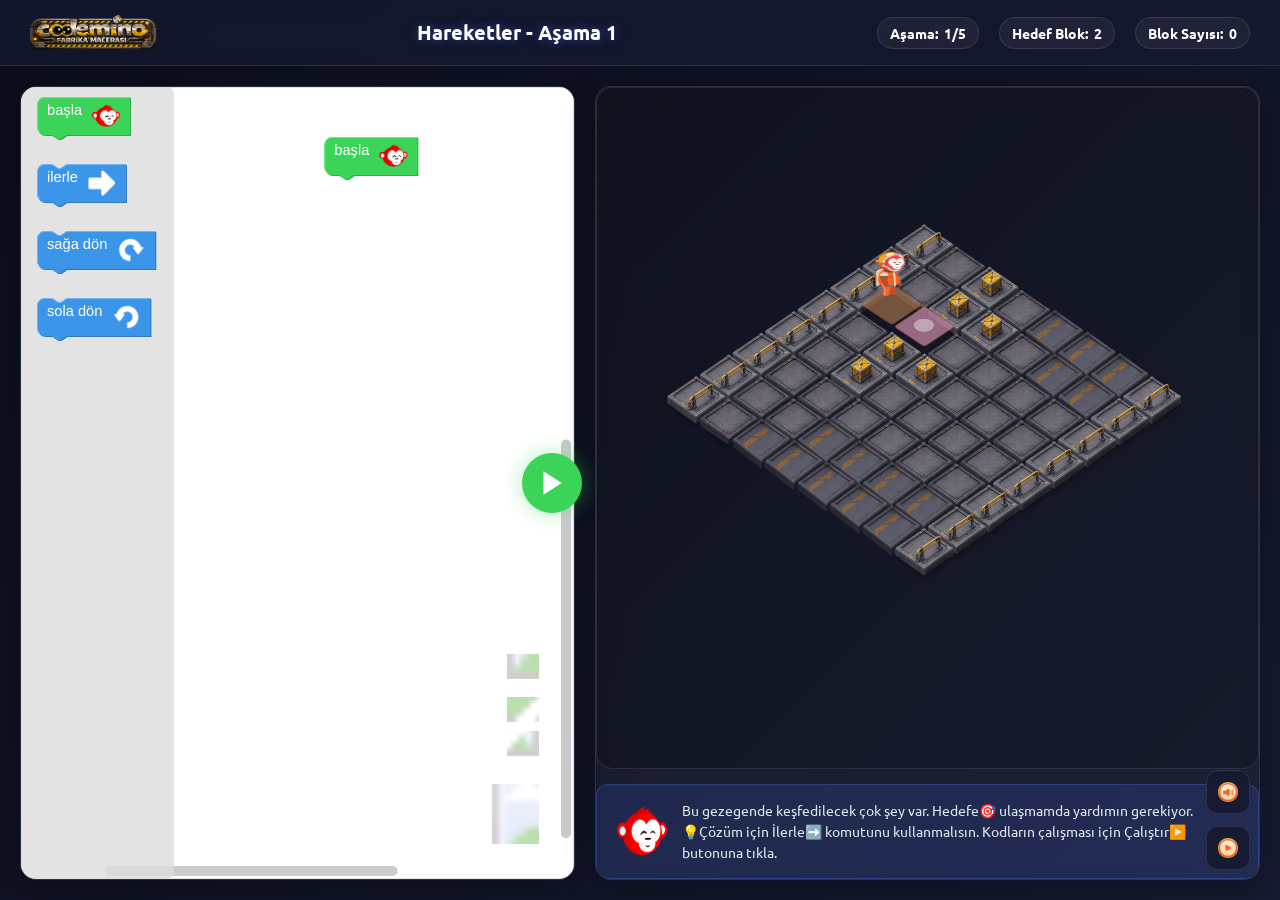
<file: index.html>
<!DOCTYPE html>
<html lang="tr">
<head>
  <meta charset="utf-8">
  <title>CodeMino - Standalone Game</title>
  <meta name="viewport" content="width=device-width, initial-scale=1.0"/>
  <script>
    /* Dinamik Base URL / Path Çözümleyici (<base> tag entegrasyonu) */
    (function() {
      var baseUrl = window.CODEMINO_BASE_URL || (window.parent && window.parent.CODEMINO_BASE_URL);
      if (!baseUrl) {
        if (window.location.hostname === 'localhost' || window.location.hostname === '127.0.0.1') {
          baseUrl = window.location.origin + window.location.pathname.substring(0, window.location.pathname.lastIndexOf('/') + 1);
        } else {
          baseUrl = 'https://erhan3861.github.io/standalone_mino/';
        }
      }
      if (baseUrl && !baseUrl.endsWith('/')) {
        baseUrl += '/';
      }
      var base = document.createElement('base');
      base.href = baseUrl;
      document.head.appendChild(base);
      window.CODEMINO_BASE_URL = baseUrl;
    })();
  </script>
  <link rel="stylesheet" href="css/codemino_standalone.css">
</head>

<body>
  <!-- Loading preloader -->
  <div class="spinner-wrapper" id="preloader">
    <div class="spinner">
      <div class="rect1"></div>
      <div class="rect2"></div>
      <div class="rect3"></div>
      <div class="rect4"></div>
      <div class="rect5"></div>
    </div>
  </div>

  <header>
    <div class="logo-area">
      <img src="images/logo3.png" alt="CodeMino Logo">
    </div>
    <div class="level-title" id="lblLevelTitle">Seviye Yükleniyor...</div>
    <div class="stats-area">
      <div class="stat-badge">
        <span>Aşama:</span>
        <span id="lblLevelProgress">1/5</span>
      </div>
      <div class="stat-badge">
        <span>Hedef Blok:</span>
        <span id="lblTargetBlocks">0</span>
      </div>
      <div class="stat-badge">
        <span>Blok Sayısı:</span>
        <span id="lblCurrentBlocks">0</span>
      </div>
    </div>
  </header>

  <div class="game-container">
    <!-- Blockly Workspace Panel -->
    <div class="panel" id="leftSide">
      <div id="blocklyDiv"></div>
    </div>

    <!-- Run Code Button -->
    <div class="run-btn-container">
      <button class="btn-circle" id="btRunCode" onclick="handleRunClick()">
        <svg width="24" height="24" viewBox="0 0 24 24" fill="none" stroke="currentColor" stroke-width="3" id="iconRun">
          <polygon points="5,3 19,12 5,21" fill="currentColor"/>
        </svg>
        <svg width="24" height="24" viewBox="0 0 24 24" fill="none" stroke="currentColor" stroke-width="3" id="iconReset" style="display:none;">
          <path d="M21.5 2v6h-6M21.34 15.57a10 10 0 1 1-.57-8.38l5.67-5.67"/>
        </svg>
      </button>
    </div>

    <!-- Canvas and Info Panel -->
    <div class="panel" id="rightSide">
      <div id="divOuterGameArea">
        <div id="divGameArea"></div>
      </div>

      <div class="info-card">
        <img class="info-avatar" src="images/monkey.png" alt="Mino">
        <div class="info-text" id="messageInfoBody">Talimatlar yükleniyor...</div>
      </div>
    </div>

    <!-- Float controls (sound, speed) -->
    <div class="side-controls">
      <button class="control-btn" id="btnSound" onclick="toggleSound()" title="Sesi Aç/Kapat">
        <img id="imgSound" src="images/soundon.png" alt="Sound On">
      </button>
      <button class="control-btn" id="btnSpeed" onclick="toggleSpeed()" title="Oyun Hızı">
        <img id="imgSpeed" src="images/speed1.png" alt="Speed 1x">
      </button>
    </div>
  </div>

  <!-- Win Modal -->
  <div class="modal-overlay" id="modalSuccess">
    <div class="modal-card">
      <h2 class="modal-title success">Tebrikler!</h2>
      <div class="modal-stars">
        <span class="modal-star" id="star1">★</span>
        <span class="modal-star" id="star2">★</span>
        <span class="modal-star" id="star3">★</span>
      </div>
      <p class="modal-msg" id="modalSuccessMsg">Harika bir iş çıkardın! Mino'yu hedefine ulaştırdın.</p>
      <div class="modal-actions">
        <button class="modal-btn secondary" onclick="closeModal('modalSuccess'); restartGame();">Tekrar Oyna</button>
        <button class="modal-btn primary" onclick="goToNextLevel()">Sonraki Aşama</button>
      </div>
    </div>
  </div>

  <!-- Lose Modal -->
  <div class="modal-overlay" id="modalError">
    <div class="modal-card">
      <h2 class="modal-title error">Olmadı!</h2>
      <p class="modal-msg" id="modalErrorMsg">Mino hedefine ulaşamadı veya engellere çarptı. Kodlarını kontrol edip tekrar dene.</p>
      <div class="modal-actions">
        <button class="modal-btn primary" onclick="closeModal('modalError'); restartGame();">Hadi Tekrar Dene</button>
      </div>
    </div>
  </div>

  <!-- All Levels Completed Modal -->
  <div class="modal-overlay" id="modalCompletion">
    <div class="modal-card">
      <h2 class="modal-title success">🎉 Tüm Seviyeleri Tamamladın!</h2>
      <p class="modal-msg">Harika bir performans gösterdin! Tüm aşamaları başarıyla geçtin. Kodlama süper gücün artıyor! 🚀</p>
      <div class="modal-actions">
        <button class="modal-btn primary" onclick="location.reload();">Baştan Oyna</button>
      </div>
    </div>
  </div>

  <!-- Toolbox XML definition -->
  <xml xmlns="https://www.w3.org/1999/xhtml" id="toolbox" style="display: none;">
    <block type="start"></block>
    <block type="walk"></block>
    <block type="turn_right"></block>
    <block type="turn_left"></block>
    <block type="smash_stone"></block>
    <block type="collect_jewel"></block>
  </xml>

  <script>
    /* 5 ASAMALI SEVIYE DIZISI */
    const levels = [
      /* --- ASAMA 1 --- */
      {
        title: "Hareketler - Aşama 1",
        description: "Bu gezegende keşfedilecek çok şey var. Hedefe🎯 ulaşmamda yardımın gerekiyor. <br>💡Çözüm için İlerle➡️ komutunu kullanmalısın. Kodların çalışması için Çalıştır▶️ butonuna tıkla.",
        world: [
          [0,  0,  0,  0,  0,  0,  0,  0,  0,  0],
          [0, 13, 13, 13, 13, 13, 13, 13, 13,  0],
          [0,  1,  1,  1,  1,  1, 101,  1,  1,  0],
          [0, 14,  1,  1, 12, 12, 100, 12, 12,  0],
          [0, 14, 14,  1,  1, 12,   1, 12,  1,  0],
          [0, 14, 14,  1,  1,  1,   1,  1, 14,  0],
          [0, 14, 14,  1,  1,  1,   1, 14, 14,  0],
          [0, 14, 14,  1,  1,  1,   1, 14, 14,  0],
          [0, 13, 13, 13, 13, 13, 13, 13, 13,  0],
          [0,  0,  0,  0,  0,  0,  0,  0,  0,  0]
        ],
        playerPosition: { x: 6, y: 2 },
        destinationPosition: { x: 6, y: 3 },
        startDirection: "down",
        jewelnumber: 0,
        targetedBlockNumber: 2,
        allowedBlocks: ["start", "walk", "turn_right", "turn_left"],
        workspaceBlocks: '<xml xmlns="https://developers.google.com/blockly/xml"><block type="start" x="150" y="50"></block></xml>'
      },
      /* --- ASAMA 2 --- */
      {
        title: "Hareketler - Aşama 2",
        description: "Mino daha uzun bir yolculuğa çıkıyor! 🚀 Hedefe ulaşmak için birden fazla adım atman gerekiyor. <br>💡İlerle➡️ komutunu birkaç kez kullan.",
        world: [
          [0,  0,  0,  0,  0,  0,  0,  0,  0,  0],
          [0, 13, 13, 13, 13, 13, 13, 13, 13,  0],
          [0,  1,  1,  1, 101,  2,  2, 100,  1,  0],
          [0, 14,  1,  1, 12, 12, 12, 12, 12,  0],
          [0, 14, 14,  1,  1,  1,   1,  1,  1,  0],
          [0, 14, 14,  1,  1,  1,   1,  1, 14,  0],
          [0, 14, 14,  1,  1,  1,   1, 14, 14,  0],
          [0, 14, 14,  1,  1,  1,   1, 14, 14,  0],
          [0, 13, 13, 13, 13, 13, 13, 13, 13,  0],
          [0,  0,  0,  0,  0,  0,  0,  0,  0,  0]
        ],
        playerPosition: { x: 4, y: 2 },
        destinationPosition: { x: 7, y: 2 },
        startDirection: "right",
        jewelnumber: 0,
        targetedBlockNumber: 3,
        allowedBlocks: ["start", "walk", "turn_right", "turn_left"],
        workspaceBlocks: '<xml xmlns="https://developers.google.com/blockly/xml"><block type="start" x="150" y="50"></block></xml>'
      },
      /* --- ASAMA 3 --- */
      {
        title: "Hareketler - Aşama 3",
        description: "Bu sefer yolda bir viraj var! 🔄 Mino'yu önce ilerlet, sonra döndür ve tekrar ilerlet. <br>💡Sağa Dön↪️ komutunu da kullanman gerekecek.",
        world: [
          [0,  0,  0,  0,  0,  0,  0,  0,  0,  0],
          [0, 13, 13, 13, 13, 13, 13, 13, 13,  0],
          [0,  1,  1,  1,  1, 101,  1,  1,  1,  0],
          [0, 14,  1,  1, 12,   2, 12,  1, 12,  0],
          [0, 14, 14,  1,  1,   2,  1,  1,  1,  0],
          [0, 14, 14,  1,  1, 100,  1,  1, 14,  0],
          [0, 14, 14,  1,  1,  1,   1, 14, 14,  0],
          [0, 14, 14,  1,  1,  1,   1, 14, 14,  0],
          [0, 13, 13, 13, 13, 13, 13, 13, 13,  0],
          [0,  0,  0,  0,  0,  0,  0,  0,  0,  0]
        ],
        playerPosition: { x: 5, y: 2 },
        destinationPosition: { x: 5, y: 5 },
        startDirection: "down",
        jewelnumber: 0,
        targetedBlockNumber: 4,
        allowedBlocks: ["start", "walk", "turn_right", "turn_left"],
        workspaceBlocks: '<xml xmlns="https://developers.google.com/blockly/xml"><block type="start" x="150" y="50"></block></xml>'
      },
      /* --- ASAMA 4 --- */
      {
        title: "Hareketler - Aşama 4",
        description: "Yol giderek karmaşıklaşıyor! 🌀 Birden fazla dönüş yapman lazım. <br>💡Sağa Dön↪️ ve Sola Dön↩️ komutlarını dikkatli kullan.",
        world: [
          [0,  0,  0,  0,  0,  0,  0,  0,  0,  0],
          [0, 13, 13, 13, 13, 13, 13, 13, 13,  0],
          [0,  1,  1,  1, 101,  2,  1,  1,  1,  0],
          [0, 14,  1, 12, 12,   2, 12,  1, 12,  0],
          [0, 14, 14,  1,  1,   2, 100,  1,  1,  0],
          [0, 14, 14,  1,  1,  1,   1,  1, 14,  0],
          [0, 14, 14,  1,  1,  1,   1, 14, 14,  0],
          [0, 14, 14,  1,  1,  1,   1, 14, 14,  0],
          [0, 13, 13, 13, 13, 13, 13, 13, 13,  0],
          [0,  0,  0,  0,  0,  0,  0,  0,  0,  0]
        ],
        playerPosition: { x: 4, y: 2 },
        destinationPosition: { x: 6, y: 4 },
        startDirection: "right",
        jewelnumber: 0,
        targetedBlockNumber: 6,
        allowedBlocks: ["start", "walk", "turn_right", "turn_left"],
        workspaceBlocks: '<xml xmlns="https://developers.google.com/blockly/xml"><block type="start" x="150" y="50"></block></xml>'
      },
      /* --- ASAMA 5 --- */
      {
        title: "Hareketler - Aşama 5",
        description: "Son aşama! 🏆 En zorlu yolculuk seni bekliyor. Tüm yön komutlarını ustaca kullanmalısın. <br>💡Adımlarını önceden planla ve dikkatli ol!",
        world: [
          [0,  0,  0,  0,  0,  0,  0,  0,  0,  0],
          [0, 13, 13, 13, 13, 13, 13, 13, 13,  0],
          [0,  1, 101, 2,   2,  2,  1,  1,  1,  0],
          [0, 14, 12, 12, 12,   2, 12,  1, 12,  0],
          [0, 14, 14,  1,  1,   2,  1,  1,  1,  0],
          [0, 14, 14,  1,  2,   2,  1,  1, 14,  0],
          [0, 14, 14,  1,  2, 100,  1, 14, 14,  0],
          [0, 14, 14,  1,  1,  1,   1, 14, 14,  0],
          [0, 13, 13, 13, 13, 13, 13, 13, 13,  0],
          [0,  0,  0,  0,  0,  0,  0,  0,  0,  0]
        ],
        playerPosition: { x: 2, y: 2 },
        destinationPosition: { x: 5, y: 6 },
        startDirection: "right",
        jewelnumber: 0,
        targetedBlockNumber: 8,
        allowedBlocks: ["start", "walk", "turn_right", "turn_left"],
        workspaceBlocks: '<xml xmlns="https://developers.google.com/blockly/xml"><block type="start" x="150" y="50"></block></xml>'
      }
    ];

    /* Multi-level initialization */
    window.levels = levels;
    window.currentLevelIndex = 0;
    window.levelConfig = levels[0];
  </script>

  <!-- Load the modular game engine -->
  <script src="js/game/codemino_engine.js"></script>
</body>
</html>
</file>
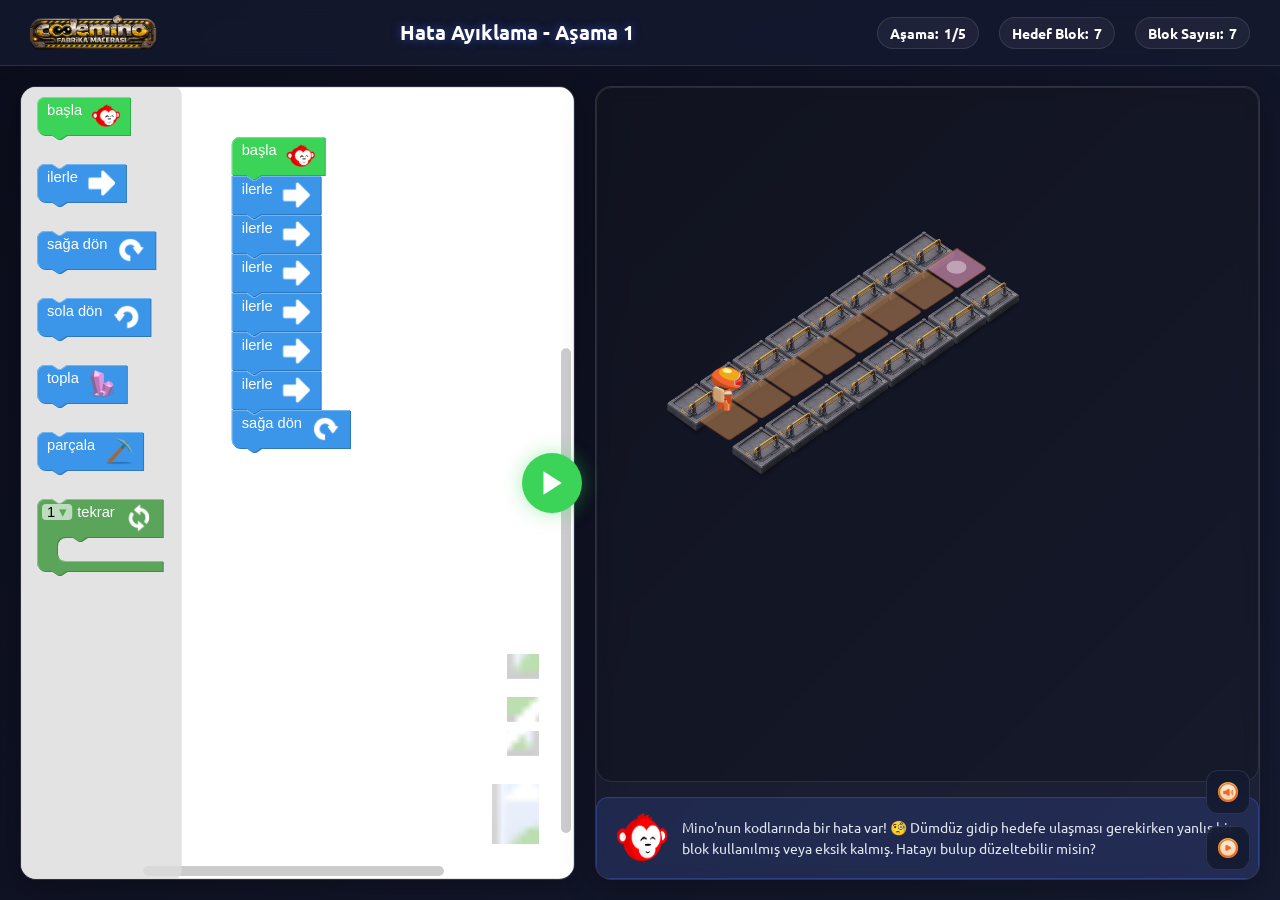
<file: gemini_test2.html>
<!DOCTYPE html>
<html lang="tr">

<head>
    <meta charset="utf-8">
    <title>CodeMino - Hata Ayıklama</title>
    <meta name="viewport" content="width=device-width, initial-scale=1.0" />
    <script>
        /* Dinamik Base URL / Path Çözümleyici (<base> tag entegrasyonu) */
        (function () {
            /* Varsayılan olarak erhan3861/standalone_mino reposunun GitHub Pages adresinden çek */
            var baseUrl = window.CODEMINO_BASE_URL || (window.parent && window.parent.CODEMINO_BASE_URL) || 'https://erhan3861.github.io/standalone_mino/';
            if (baseUrl && !baseUrl.endsWith('/')) {
                baseUrl += '/';
            }
            var base = document.createElement('base');
            base.href = baseUrl;
            document.head.appendChild(base);
            window.CODEMINO_BASE_URL = baseUrl;
        })();
    </script>
    <link rel="stylesheet" href="css/codemino_standalone.css">
</head>

<body>
    <div class="spinner-wrapper" id="preloader">
        <div class="spinner">
            <div class="rect1"></div>
            <div class="rect2"></div>
            <div class="rect3"></div>
            <div class="rect4"></div>
            <div class="rect5"></div>
        </div>
    </div>

    <header>
        <div class="logo-area">
            <img src="images/logo3.png" alt="CodeMino Logo">
        </div>
        <div class="level-title" id="lblLevelTitle">Seviye Yükleniyor...</div>
        <div class="stats-area">
            <div class="stat-badge">
                <span>Aşama:</span>
                <span id="lblLevelProgress">1/5</span>
            </div>
            <div class="stat-badge">
                <span>Hedef Blok:</span>
                <span id="lblTargetBlocks">0</span>
            </div>
            <div class="stat-badge">
                <span>Blok Sayısı:</span>
                <span id="lblCurrentBlocks">0</span>
            </div>
        </div>
    </header>

    <div class="game-container">
        <div class="panel" id="leftSide">
            <div id="blocklyDiv"></div>
        </div>

        <div class="run-btn-container">
            <button class="btn-circle" id="btRunCode" onclick="handleRunClick()">
                <svg width="24" height="24" viewBox="0 0 24 24" fill="none" stroke="currentColor" stroke-width="3"
                    id="iconRun">
                    <polygon points="5,3 19,12 5,21" fill="currentColor" />
                </svg>
                <svg width="24" height="24" viewBox="0 0 24 24" fill="none" stroke="currentColor" stroke-width="3"
                    id="iconReset" style="display:none;">
                    <path d="M21.5 2v6h-6M21.34 15.57a10 10 0 1 1-.57-8.38l5.67-5.67" />
                </svg>
            </button>
        </div>

        <div class="panel" id="rightSide">
            <div id="divOuterGameArea">
                <div id="divGameArea"></div>
            </div>
            <div class="info-card">
                <img class="info-avatar" src="images/monkey.png" alt="Mino">
                <div class="info-text" id="messageInfoBody">Talimatlar yükleniyor...</div>
            </div>
        </div>

        <div class="side-controls">
            <button class="control-btn" id="btnSound" onclick="toggleSound()" title="Sesi Aç/Kapat">
                <img id="imgSound" src="images/soundon.png" alt="Sound On">
            </button>
            <button class="control-btn" id="btnSpeed" onclick="toggleSpeed()" title="Oyun Hızı">
                <img id="imgSpeed" src="images/speed1.png" alt="Speed 1x">
            </button>
        </div>
    </div>

    <div class="modal-overlay" id="modalSuccess">
        <div class="modal-card">
            <h2 class="modal-title success">Tebrikler!</h2>
            <div class="modal-stars">
                <span class="modal-star" id="star1">★</span>
                <span class="modal-star" id="star2">★</span>
                <span class="modal-star" id="star3">★</span>
            </div>
            <p class="modal-msg" id="modalSuccessMsg">Harika bir iş çıkardın! Mino'yu hedefine ulaştırdın.</p>
            <div class="modal-actions">
                <button class="modal-btn secondary" onclick="closeModal('modalSuccess'); restartGame();">Tekrar
                    Oyna</button>
                <button class="modal-btn primary" onclick="goToNextLevel()">Sonraki Aşama</button>
            </div>
        </div>
    </div>

    <div class="modal-overlay" id="modalError">
        <div class="modal-card">
            <h2 class="modal-title error">Olmadı!</h2>
            <p class="modal-msg" id="modalErrorMsg">Mino hedefine ulaşamadı veya engellere çarptı. Kodlarını kontrol
                edip tekrar dene.</p>
            <div class="modal-actions">
                <button class="modal-btn primary" onclick="closeModal('modalError'); restartGame();">Hadi Tekrar
                    Dene</button>
            </div>
        </div>
    </div>

    <div class="modal-overlay" id="modalCompletion">
        <div class="modal-card">
            <h2 class="modal-title success">🎉 Tüm Seviyeleri Tamamladın!</h2>
            <p class="modal-msg">Harika bir performans gösterdin! Tüm aşamaları başarıyla geçtin. Kodlama süper gücün
                artıyor! 🚀</p>
            <div class="modal-actions">
                <button class="modal-btn primary" onclick="location.reload();">Baştan Oyna</button>
            </div>
        </div>
    </div>

    <xml xmlns="https://www.w3.org/1999/xhtml" id="toolbox" style="display: none;">
        <block type="start"></block>
        <block type="walk"></block>
        <block type="turn_right"></block>
        <block type="turn_left"></block>
        <block type="smash_stone"></block>
        <block type="collect_jewel"></block>
        <block type="for_dongusu"></block>
    </xml>

    <script>
        /* 5 ASAMALI SEVIYE DIZISI */
        const levels = [
            /* --- ASAMA 1 --- */
            {
                title: "Hata Ayıklama - Aşama 1",
                description: "Mino'nun kodlarında bir hata var! 🧐 Dümdüz gidip hedefe ulaşması gerekirken yanlış bir blok kullanılmış veya eksik kalmış. Hatayı bulup düzeltebilir misin?",
                world: [
                    [0, 0, 0, 0, 0, 0, 0, 0, 0, 0],
                    [0, 13, 13, 13, 13, 13, 13, 13, 13, 0],
                    [0, 101, 2, 2, 2, 2, 2, 2, 100, 0],
                    [0, 13, 13, 13, 13, 13, 13, 13, 13, 0],
                    [0, 0, 0, 0, 0, 0, 0, 0, 0, 0],
                    [0, 0, 0, 0, 0, 0, 0, 0, 0, 0],
                    [0, 0, 0, 0, 0, 0, 0, 0, 0, 0],
                    [0, 0, 0, 0, 0, 0, 0, 0, 0, 0],
                    [0, 0, 0, 0, 0, 0, 0, 0, 0, 0],
                    [0, 0, 0, 0, 0, 0, 0, 0, 0, 0]
                ],
                playerPosition: { x: 1, y: 2 },
                destinationPosition: { x: 8, y: 2 },
                startDirection: "right",
                jewelnumber: 0,
                targetedBlockNumber: 7,
                allowedBlocks: ['start', 'walk', 'turn_right', 'turn_left', 'collect_jewel', 'smash_stone', 'for_dongusu'],
                workspaceBlocks: '<xml><block type="start" deletable="false" x="50" y="50"><next><block type="walk"><next><block type="walk"><next><block type="walk"><next><block type="walk"><next><block type="walk"><next><block type="walk"><next><block type="turn_right"></block></next></block></next></block></next></block></next></block></next></block></next></block></next></block></xml>'
            },
            /* --- ASAMA 2 --- */
            {
                title: "Hata Ayıklama - Aşama 2",
                description: "Mino sağa dönmesi gerekirken sola dönüyor! 🔄 Kodları dikkatlice incele ve yanlış dönüş bloğunu doğrusuyla değiştir.",
                world: [
                    [0, 0, 0, 0, 0, 0, 0, 0, 0, 0],
                    [0, 13, 13, 13, 13, 13, 13, 13, 13, 0],
                    [0, 13, 101, 2, 2, 2, 2, 12, 13, 0],
                    [0, 13, 12, 12, 12, 12, 2, 12, 13, 0],
                    [0, 13, 12, 12, 12, 12, 2, 12, 13, 0],
                    [0, 13, 12, 12, 12, 12, 100, 12, 13, 0],
                    [0, 13, 13, 13, 13, 13, 13, 13, 13, 0],
                    [0, 0, 0, 0, 0, 0, 0, 0, 0, 0],
                    [0, 0, 0, 0, 0, 0, 0, 0, 0, 0],
                    [0, 0, 0, 0, 0, 0, 0, 0, 0, 0]
                ],
                playerPosition: { x: 2, y: 2 },
                destinationPosition: { x: 6, y: 5 },
                startDirection: "right",
                jewelnumber: 0,
                targetedBlockNumber: 8,
                allowedBlocks: ['start', 'walk', 'turn_right', 'turn_left', 'collect_jewel', 'smash_stone', 'for_dongusu'],
                workspaceBlocks: '<xml><block type="start" deletable="false" x="50" y="50"><next><block type="walk"><next><block type="walk"><next><block type="walk"><next><block type="walk"><next><block type="turn_left"><next><block type="walk"><next><block type="walk"><next><block type="walk"></block></next></block></next></block></next></block></next></block></next></block></next></block></next></block></next></block></xml>'
            },
            /* --- ASAMA 3 --- */
            {
                title: "Hata Ayıklama - Aşama 3",
                description: "Ah hayır! Mino erken döndüğü için duvara çarpacak. 🚧 Dönmeden önce bir adım daha ileri gitmesi gerekiyor. Eksik bloğu doğru yere ekle!",
                world: [
                    [0, 0, 0, 0, 0, 0, 0, 0, 0, 0],
                    [0, 13, 13, 13, 13, 13, 13, 13, 13, 0],
                    [0, 13, 12, 12, 12, 12, 12, 12, 13, 0],
                    [0, 13, 12, 12, 12, 12, 12, 100, 13, 0],
                    [0, 13, 12, 12, 12, 12, 12, 2, 13, 0],
                    [0, 13, 12, 12, 12, 12, 12, 2, 13, 0],
                    [0, 13, 101, 2, 2, 2, 2, 2, 13, 0],
                    [0, 13, 13, 13, 13, 13, 13, 13, 13, 0],
                    [0, 0, 0, 0, 0, 0, 0, 0, 0, 0],
                    [0, 0, 0, 0, 0, 0, 0, 0, 0, 0]
                ],
                playerPosition: { x: 2, y: 6 },
                destinationPosition: { x: 7, y: 3 },
                startDirection: "right",
                jewelnumber: 0,
                targetedBlockNumber: 9,
                allowedBlocks: ['start', 'walk', 'turn_right', 'turn_left', 'collect_jewel', 'smash_stone', 'for_dongusu'],
                workspaceBlocks: '<xml><block type="start" deletable="false" x="50" y="50"><next><block type="walk"><next><block type="walk"><next><block type="walk"><next><block type="walk"><next><block type="turn_left"><next><block type="walk"><next><block type="walk"><next><block type="walk"></block></next></block></next></block></next></block></next></block></next></block></next></block></next></block></next></block></xml>'
            },
            /* --- ASAMA 4 --- */
            {
                title: "Hata Ayıklama - Aşama 4",
                description: "Mino'nun kafası karışmış! 😵 Sola döndükten hemen sonra tekrar sağa dönüyor ve yolunu kaybediyor. Fazladan konulan o bozuk bloğu çöpe at!",
                world: [
                    [0, 0, 0, 0, 0, 0, 0, 0, 0, 0],
                    [0, 13, 13, 13, 13, 13, 13, 13, 13, 0],
                    [0, 13, 12, 2, 2, 2, 2, 101, 13, 0],
                    [0, 13, 12, 2, 12, 12, 12, 12, 13, 0],
                    [0, 13, 12, 2, 12, 12, 12, 12, 13, 0],
                    [0, 13, 12, 2, 12, 12, 12, 12, 13, 0],
                    [0, 13, 12, 100, 12, 12, 12, 12, 13, 0],
                    [0, 13, 13, 13, 13, 13, 13, 13, 13, 0],
                    [0, 0, 0, 0, 0, 0, 0, 0, 0, 0],
                    [0, 0, 0, 0, 0, 0, 0, 0, 0, 0]
                ],
                playerPosition: { x: 7, y: 2 },
                destinationPosition: { x: 3, y: 6 },
                startDirection: "left",
                jewelnumber: 0,
                targetedBlockNumber: 9,
                allowedBlocks: ['start', 'walk', 'turn_right', 'turn_left', 'collect_jewel', 'smash_stone', 'for_dongusu'],
                workspaceBlocks: '<xml><block type="start" deletable="false" x="50" y="50"><next><block type="walk"><next><block type="walk"><next><block type="walk"><next><block type="walk"><next><block type="turn_left"><next><block type="turn_right"><next><block type="walk"><next><block type="walk"><next><block type="walk"><next><block type="walk"></block></next></block></next></block></next></block></next></block></next></block></next></block></next></block></next></block></next></block></next></block></xml>'
            },
            /* --- ASAMA 5 --- */
            {
                title: "Hata Ayıklama - Aşama 5",
                description: "Hedefe ulaşmak için uzun bir yolumuz var ama Mino yanlış zamanda dönüyor. ⏳ Kaç adım sonra sağa dönmesi gerektiğini say ve blokların sırasını düzelt.",
                world: [
                    [0, 0, 0, 0, 0, 0, 0, 0, 0, 0],
                    [0, 13, 13, 13, 13, 13, 13, 13, 13, 0],
                    [0, 13, 2, 2, 2, 2, 100, 12, 13, 0],
                    [0, 13, 2, 12, 12, 12, 12, 12, 13, 0],
                    [0, 13, 2, 12, 12, 12, 12, 12, 13, 0],
                    [0, 13, 2, 12, 12, 12, 12, 12, 13, 0],
                    [0, 13, 2, 12, 12, 12, 12, 12, 13, 0],
                    [0, 13, 101, 12, 12, 12, 12, 12, 13, 0],
                    [0, 13, 13, 13, 13, 13, 13, 13, 13, 0],
                    [0, 0, 0, 0, 0, 0, 0, 0, 0, 0]
                ],
                playerPosition: { x: 2, y: 7 },
                destinationPosition: { x: 6, y: 2 },
                startDirection: "up",
                jewelnumber: 0,
                targetedBlockNumber: 10,
                allowedBlocks: ['start', 'walk', 'turn_right', 'turn_left', 'collect_jewel', 'smash_stone', 'for_dongusu'],
                workspaceBlocks: '<xml><block type="start" deletable="false" x="50" y="50"><next><block type="walk"><next><block type="walk"><next><block type="walk"><next><block type="walk"><next><block type="turn_right"><next><block type="walk"><next><block type="walk"><next><block type="walk"><next><block type="walk"><next><block type="walk"></block></next></block></next></block></next></block></next></block></next></block></next></block></next></block></next></block></next></block></next></block></xml>'
            }
        ];

        /* Multi-level initialization */
        window.levels = levels;
        window.currentLevelIndex = 0;
        window.levelConfig = levels[0];
    </script>

    <script src="js/game/codemino_engine.js"></script>
</body>

</html>
</file>
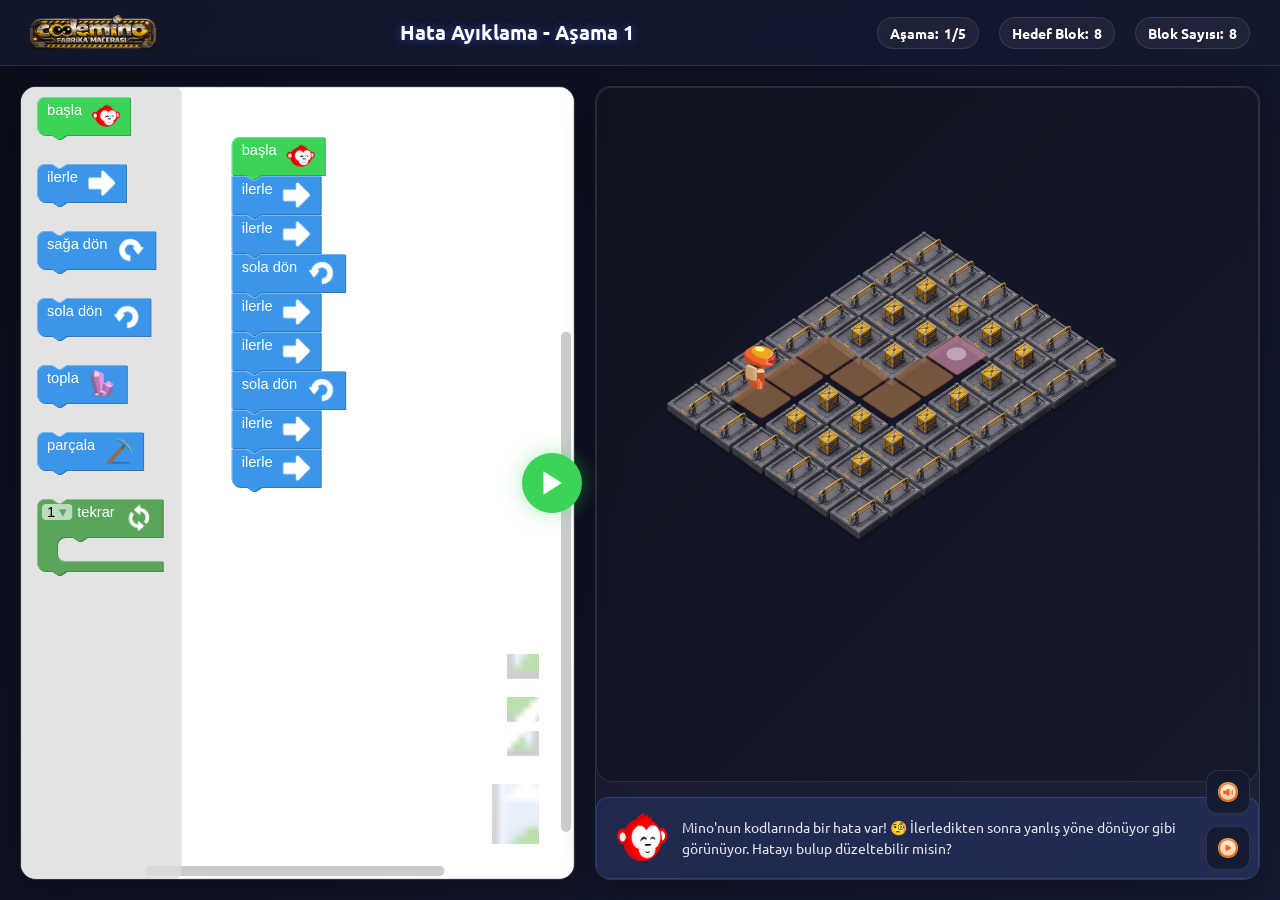
<file: gemini_tst.html>
<!DOCTYPE html>
<html lang="tr">

<head>
    <meta charset="utf-8">
    <title>CodeMino - Hata Ayıklama</title>
    <meta name="viewport" content="width=device-width, initial-scale=1.0" />
    <script>
        /* Dinamik Base URL / Path Çözümleyici (<base> tag entegrasyonu) */
        (function () {
            /* Varsayılan olarak erhan3861/standalone_mino reposunun GitHub Pages adresinden çek */
            var baseUrl = window.CODEMINO_BASE_URL || (window.parent && window.parent.CODEMINO_BASE_URL) || 'https://erhan3861.github.io/standalone_mino/';
            if (baseUrl && !baseUrl.endsWith('/')) {
                baseUrl += '/';
            }
            var base = document.createElement('base');
            base.href = baseUrl;
            document.head.appendChild(base);
            window.CODEMINO_BASE_URL = baseUrl;
        })();
    </script>
    <link rel="stylesheet" href="css/codemino_standalone.css">
</head>

<body>
    <div class="spinner-wrapper" id="preloader">
        <div class="spinner">
            <div class="rect1"></div>
            <div class="rect2"></div>
            <div class="rect3"></div>
            <div class="rect4"></div>
            <div class="rect5"></div>
        </div>
    </div>

    <header>
        <div class="logo-area">
            <img src="images/logo3.png" alt="CodeMino Logo">
        </div>
        <div class="level-title" id="lblLevelTitle">Seviye Yükleniyor...</div>
        <div class="stats-area">
            <div class="stat-badge">
                <span>Aşama:</span>
                <span id="lblLevelProgress">1/5</span>
            </div>
            <div class="stat-badge">
                <span>Hedef Blok:</span>
                <span id="lblTargetBlocks">0</span>
            </div>
            <div class="stat-badge">
                <span>Blok Sayısı:</span>
                <span id="lblCurrentBlocks">0</span>
            </div>
        </div>
    </header>

    <div class="game-container">
        <div class="panel" id="leftSide">
            <div id="blocklyDiv"></div>
        </div>

        <div class="run-btn-container">
            <button class="btn-circle" id="btRunCode" onclick="handleRunClick()">
                <svg width="24" height="24" viewBox="0 0 24 24" fill="none" stroke="currentColor" stroke-width="3"
                    id="iconRun">
                    <polygon points="5,3 19,12 5,21" fill="currentColor" />
                </svg>
                <svg width="24" height="24" viewBox="0 0 24 24" fill="none" stroke="currentColor" stroke-width="3"
                    id="iconReset" style="display:none;">
                    <path d="M21.5 2v6h-6M21.34 15.57a10 10 0 1 1-.57-8.38l5.67-5.67" />
                </svg>
            </button>
        </div>

        <div class="panel" id="rightSide">
            <div id="divOuterGameArea">
                <div id="divGameArea"></div>
            </div>
            <div class="info-card">
                <img class="info-avatar" src="images/monkey.png" alt="Mino">
                <div class="info-text" id="messageInfoBody">Talimatlar yükleniyor...</div>
            </div>
        </div>

        <div class="side-controls">
            <button class="control-btn" id="btnSound" onclick="toggleSound()" title="Sesi Aç/Kapat">
                <img id="imgSound" src="images/soundon.png" alt="Sound On">
            </button>
            <button class="control-btn" id="btnSpeed" onclick="toggleSpeed()" title="Oyun Hızı">
                <img id="imgSpeed" src="images/speed1.png" alt="Speed 1x">
            </button>
        </div>
    </div>

    <div class="modal-overlay" id="modalSuccess">
        <div class="modal-card">
            <h2 class="modal-title success">Tebrikler!</h2>
            <div class="modal-stars">
                <span class="modal-star" id="star1">★</span>
                <span class="modal-star" id="star2">★</span>
                <span class="modal-star" id="star3">★</span>
            </div>
            <p class="modal-msg" id="modalSuccessMsg">Harika bir iş çıkardın! Mino'yu hedefine ulaştırdın.</p>
            <div class="modal-actions">
                <button class="modal-btn secondary" onclick="closeModal('modalSuccess'); restartGame();">Tekrar
                    Oyna</button>
                <button class="modal-btn primary" onclick="goToNextLevel()">Sonraki Aşama</button>
            </div>
        </div>
    </div>

    <div class="modal-overlay" id="modalError">
        <div class="modal-card">
            <h2 class="modal-title error">Olmadı!</h2>
            <p class="modal-msg" id="modalErrorMsg">Mino hedefine ulaşamadı veya engellere çarptı. Kodlarını kontrol
                edip tekrar dene.</p>
            <div class="modal-actions">
                <button class="modal-btn primary" onclick="closeModal('modalError'); restartGame();">Hadi Tekrar
                    Dene</button>
            </div>
        </div>
    </div>

    <div class="modal-overlay" id="modalCompletion">
        <div class="modal-card">
            <h2 class="modal-title success">🎉 Tüm Seviyeleri Tamamladın!</h2>
            <p class="modal-msg">Harika bir performans gösterdin! Tüm aşamaları başarıyla geçtin. Kodlama süper gücün
                artıyor! 🚀</p>
            <div class="modal-actions">
                <button class="modal-btn primary" onclick="location.reload();">Baştan Oyna</button>
            </div>
        </div>
    </div>

    <xml xmlns="https://www.w3.org/1999/xhtml" id="toolbox" style="display: none;">
        <block type="start"></block>
        <block type="walk"></block>
        <block type="turn_right"></block>
        <block type="turn_left"></block>
        <block type="smash_stone"></block>
        <block type="collect_jewel"></block>
        <block type="for_dongusu"></block>
    </xml>

    <script>
        /* 5 ASAMALI SEVIYE DIZISI */
        const levels = [
            /* --- ASAMA 1 --- */
            {
                title: "Hata Ayıklama - Aşama 1",
                description: "Mino'nun kodlarında bir hata var! 🧐 İlerledikten sonra yanlış yöne dönüyor gibi görünüyor. Hatayı bulup düzeltebilir misin?",
                world: [
                    [0, 0, 0, 0, 0, 0, 0, 0, 0, 0],
                    [0, 13, 13, 13, 13, 13, 13, 13, 13, 0],
                    [0, 13, 101, 2, 2, 12, 12, 12, 13, 0],
                    [0, 13, 12, 12, 2, 12, 12, 12, 13, 0],
                    [0, 13, 12, 12, 2, 2, 100, 12, 13, 0],
                    [0, 13, 12, 12, 12, 12, 12, 12, 13, 0],
                    [0, 13, 13, 13, 13, 13, 13, 13, 13, 0],
                    [0, 0, 0, 0, 0, 0, 0, 0, 0, 0],
                    [0, 0, 0, 0, 0, 0, 0, 0, 0, 0],
                    [0, 0, 0, 0, 0, 0, 0, 0, 0, 0]
                ],
                playerPosition: { x: 2, y: 2 },
                destinationPosition: { x: 6, y: 4 },
                startDirection: "right",
                jewelnumber: 0,
                targetedBlockNumber: 8,
                allowedBlocks: ['start', 'walk', 'turn_right', 'turn_left', 'collect_jewel', 'smash_stone', 'for_dongusu'],
                workspaceBlocks: '<xml><block type="start" deletable="false" x="50" y="50"><next><block type="walk"><next><block type="walk"><next><block type="turn_left"><next><block type="walk"><next><block type="walk"><next><block type="turn_left"><next><block type="walk"><next><block type="walk"></block></next></block></next></block></next></block></next></block></next></block></next></block></next></block></next></block></xml>'
            },
            /* --- ASAMA 2 --- */
            {
                title: "Hata Ayıklama - Aşama 2",
                description: "Mino hedefine gidiyor ama yoldaki parlak kristali almayı unutmuş! 💎 Kodları incele ve eksik olan 'topla' bloğunu doğru yere ekle.",
                world: [
                    [0, 0, 0, 0, 0, 0, 0, 0, 0, 0],
                    [0, 13, 13, 13, 13, 13, 13, 13, 13, 0],
                    [0, 13, 12, 101, 2, 3, 12, 12, 13, 0],
                    [0, 13, 12, 12, 12, 2, 12, 12, 13, 0],
                    [0, 13, 12, 12, 12, 2, 12, 12, 13, 0],
                    [0, 13, 12, 12, 12, 2, 100, 12, 13, 0],
                    [0, 13, 13, 13, 13, 13, 13, 13, 13, 0],
                    [0, 0, 0, 0, 0, 0, 0, 0, 0, 0],
                    [0, 0, 0, 0, 0, 0, 0, 0, 0, 0],
                    [0, 0, 0, 0, 0, 0, 0, 0, 0, 0]
                ],
                playerPosition: { x: 3, y: 2 },
                destinationPosition: { x: 6, y: 5 },
                startDirection: "right",
                jewelnumber: 1,
                targetedBlockNumber: 9,
                allowedBlocks: ['start', 'walk', 'turn_right', 'turn_left', 'collect_jewel', 'smash_stone', 'for_dongusu'],
                workspaceBlocks: '<xml><block type="start" deletable="false" x="50" y="50"><next><block type="walk"><next><block type="walk"><next><block type="turn_right"><next><block type="walk"><next><block type="walk"><next><block type="walk"><next><block type="turn_left"><next><block type="walk"></block></next></block></next></block></next></block></next></block></next></block></next></block></next></block></next></block></xml>'
            },
            /* --- ASAMA 3 --- */
            {
                title: "Hata Ayıklama - Aşama 3",
                description: "Dikkat! Yolda kocaman bir kaya var ama Mino ona çarpmak üzere. 🪨 Kafası acımadan önce 'parçala' bloğunu eksik olan yere yerleştir!",
                world: [
                    [0, 0, 0, 0, 0, 0, 0, 0, 0, 0],
                    [0, 13, 13, 13, 13, 13, 13, 13, 13, 0],
                    [0, 13, 101, 2, 12, 12, 12, 12, 13, 0],
                    [0, 13, 12, 7, 12, 12, 12, 12, 13, 0],
                    [0, 13, 12, 2, 2, 2, 12, 12, 13, 0],
                    [0, 13, 12, 12, 12, 100, 12, 12, 13, 0],
                    [0, 13, 13, 13, 13, 13, 13, 13, 13, 0],
                    [0, 0, 0, 0, 0, 0, 0, 0, 0, 0],
                    [0, 0, 0, 0, 0, 0, 0, 0, 0, 0],
                    [0, 0, 0, 0, 0, 0, 0, 0, 0, 0]
                ],
                playerPosition: { x: 2, y: 2 },
                destinationPosition: { x: 5, y: 5 },
                startDirection: "right",
                jewelnumber: 0,
                targetedBlockNumber: 10,
                allowedBlocks: ['start', 'walk', 'turn_right', 'turn_left', 'collect_jewel', 'smash_stone', 'for_dongusu'],
                workspaceBlocks: '<xml><block type="start" deletable="false" x="50" y="50"><next><block type="walk"><next><block type="turn_right"><next><block type="walk"><next><block type="walk"><next><block type="turn_left"><next><block type="walk"><next><block type="walk"><next><block type="turn_right"><next><block type="walk"></block></next></block></next></block></next></block></next></block></next></block></next></block></next></block></next></block></next></block></xml>'
            },
            /* --- ASAMA 4 --- */
            {
                title: "Hata Ayıklama - Aşama 4",
                description: "Burada işleri hızlandırmak için bir döngü kullanılmış ama Mino hedefe ulaşamadan yoldan çıkıyor! 🔄 Döngünün içindeki eksik adım ne olabilir?",
                world: [
                    [0, 0, 0, 0, 0, 0, 0, 0, 0, 0],
                    [0, 13, 13, 13, 13, 13, 13, 13, 13, 0],
                    [0, 13, 101, 2, 2, 12, 12, 12, 13, 0],
                    [0, 13, 12, 12, 2, 12, 12, 12, 13, 0],
                    [0, 13, 12, 12, 2, 2, 2, 12, 13, 0],
                    [0, 13, 12, 12, 12, 12, 2, 12, 13, 0],
                    [0, 13, 12, 12, 12, 12, 100, 12, 13, 0],
                    [0, 13, 13, 13, 13, 13, 13, 13, 13, 0],
                    [0, 0, 0, 0, 0, 0, 0, 0, 0, 0],
                    [0, 0, 0, 0, 0, 0, 0, 0, 0, 0]
                ],
                playerPosition: { x: 2, y: 2 },
                destinationPosition: { x: 6, y: 6 },
                startDirection: "right",
                jewelnumber: 0,
                targetedBlockNumber: 7,
                allowedBlocks: ['start', 'walk', 'turn_right', 'turn_left', 'collect_jewel', 'smash_stone', 'for_dongusu'],
                workspaceBlocks: '<xml><block type="start" deletable="false" x="50" y="50"><next><block type="for_dongusu"><field name="TIMES">2</field><statement name="DO"><block type="walk"><next><block type="turn_right"><next><block type="walk"><next><block type="walk"><next><block type="turn_left"></block></next></block></next></block></next></block></next></block></statement></block></next></block></xml>'
            },
            /* --- ASAMA 5 --- */
            {
                title: "Hata Ayıklama - Aşama 5",
                description: "İşte zorlu bir görev! Mino hem kayayı kırmalı hem de kristali almalı. Fakat kodlar fena karışmış! 🛠️ Kayaya toslayacak gibi duruyor, blokların sırasını düzelt.",
                world: [
                    [0, 0, 0, 0, 0, 0, 0, 0, 0, 0],
                    [0, 13, 13, 13, 13, 13, 13, 13, 13, 0],
                    [0, 13, 101, 2, 7, 12, 12, 12, 13, 0],
                    [0, 13, 12, 12, 3, 12, 12, 12, 13, 0],
                    [0, 13, 12, 12, 2, 2, 100, 12, 13, 0],
                    [0, 13, 13, 13, 13, 13, 13, 13, 13, 0],
                    [0, 0, 0, 0, 0, 0, 0, 0, 0, 0],
                    [0, 0, 0, 0, 0, 0, 0, 0, 0, 0],
                    [0, 0, 0, 0, 0, 0, 0, 0, 0, 0],
                    [0, 0, 0, 0, 0, 0, 0, 0, 0, 0]
                ],
                playerPosition: { x: 2, y: 2 },
                destinationPosition: { x: 6, y: 4 },
                startDirection: "right",
                jewelnumber: 1,
                targetedBlockNumber: 10,
                allowedBlocks: ['start', 'walk', 'turn_right', 'turn_left', 'collect_jewel', 'smash_stone', 'for_dongusu'],
                workspaceBlocks: '<xml><block type="start" deletable="false" x="50" y="50"><next><block type="walk"><next><block type="walk"><next><block type="smash_stone"><next><block type="turn_right"><next><block type="walk"><next><block type="collect_jewel"><next><block type="walk"><next><block type="turn_left"><next><block type="walk"><next><block type="walk"></block></next></block></next></block></next></block></next></block></next></block></next></block></next></block></next></block></next></block></xml>'
            }
        ];

        /* Multi-level initialization */
        window.levels = levels;
        window.currentLevelIndex = 0;
        window.levelConfig = levels[0];
    </script>

    <script src="js/game/codemino_engine.js"></script>
</body>

</html>
</file>
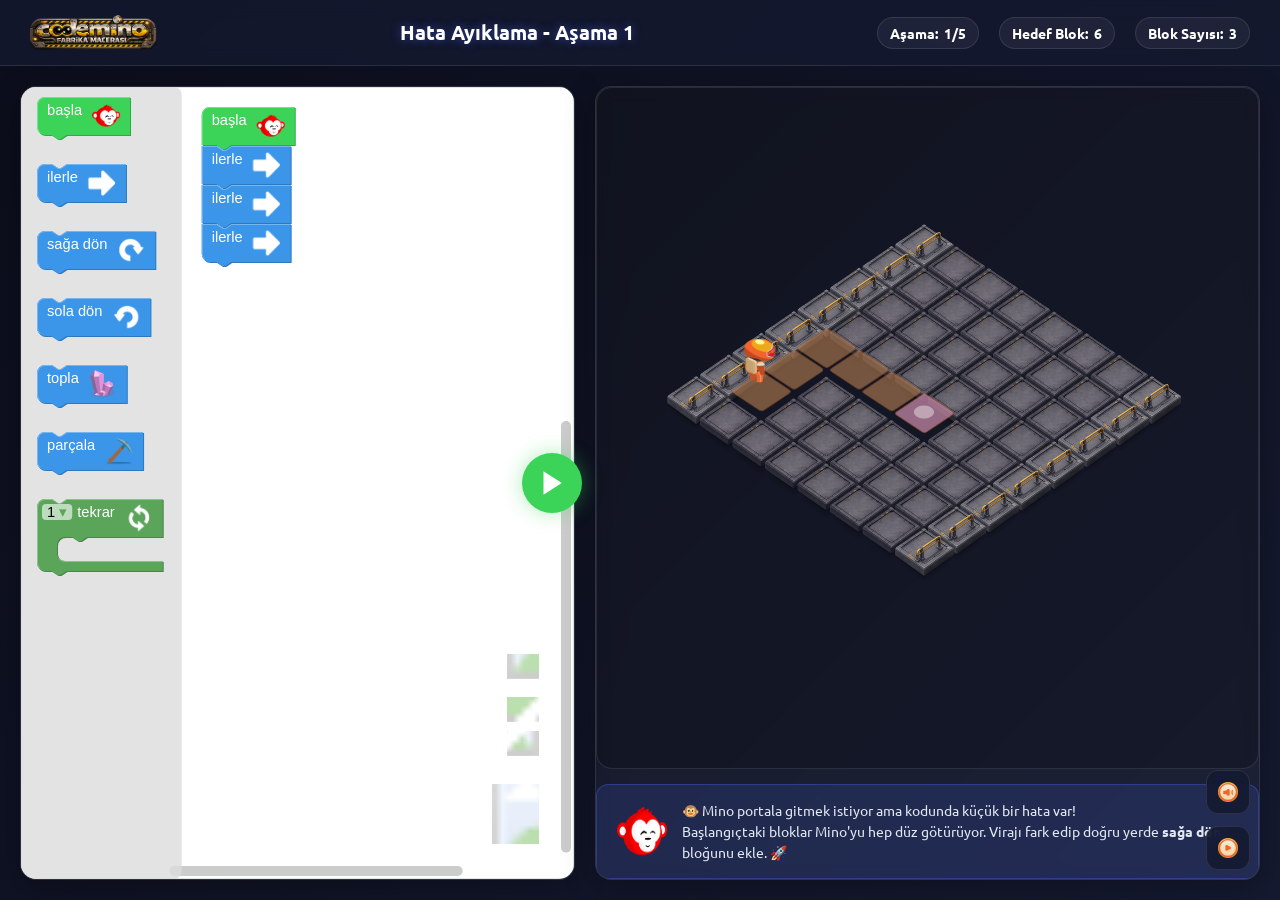
<file: gpt_test1.html>
<!DOCTYPE html>
<html lang="tr">

<head>
    <meta charset="utf-8">
    <title>CodeMino - Hata Ayıklama</title>
    <meta name="viewport" content="width=device-width, initial-scale=1.0" />
    <script>
        /* Dinamik Base URL / Path Çözümleyici (<base> tag entegrasyonu) */
        (function () {
            /* Varsayılan olarak erhan3861/standalone_mino reposunun GitHub Pages adresinden çek */
            var baseUrl = window.CODEMINO_BASE_URL || (window.parent && window.parent.CODEMINO_BASE_URL) || 'https://erhan3861.github.io/standalone_mino/';
            if (baseUrl && !baseUrl.endsWith('/')) {
                baseUrl += '/';
            }
            var base = document.createElement('base');
            base.href = baseUrl;
            document.head.appendChild(base);
            window.CODEMINO_BASE_URL = baseUrl;
        })();
    </script>
    <link rel="stylesheet" href="css/codemino_standalone.css">
</head>

<body>
    <!-- Loading preloader -->
    <div class="spinner-wrapper" id="preloader">
        <div class="spinner">
            <div class="rect1"></div>
            <div class="rect2"></div>
            <div class="rect3"></div>
            <div class="rect4"></div>
            <div class="rect5"></div>
        </div>
    </div>

    <header>
        <div class="logo-area">
            <img src="images/logo3.png" alt="CodeMino Logo">
        </div>
        <div class="level-title" id="lblLevelTitle">Seviye Yükleniyor...</div>
        <div class="stats-area">
            <div class="stat-badge">
                <span>Aşama:</span>
                <span id="lblLevelProgress">1/5</span>
            </div>
            <div class="stat-badge">
                <span>Hedef Blok:</span>
                <span id="lblTargetBlocks">0</span>
            </div>
            <div class="stat-badge">
                <span>Blok Sayısı:</span>
                <span id="lblCurrentBlocks">0</span>
            </div>
        </div>
    </header>

    <div class="game-container">
        <div class="panel" id="leftSide">
            <div id="blocklyDiv"></div>
        </div>

        <div class="run-btn-container">
            <button class="btn-circle" id="btRunCode" onclick="handleRunClick()">
                <svg width="24" height="24" viewBox="0 0 24 24" fill="none" stroke="currentColor" stroke-width="3"
                    id="iconRun">
                    <polygon points="5,3 19,12 5,21" fill="currentColor" />
                </svg>
                <svg width="24" height="24" viewBox="0 0 24 24" fill="none" stroke="currentColor" stroke-width="3"
                    id="iconReset" style="display:none;">
                    <path d="M21.5 2v6h-6M21.34 15.57a10 10 0 1 1-.57-8.38l5.67-5.67" />
                </svg>
            </button>
        </div>

        <div class="panel" id="rightSide">
            <div id="divOuterGameArea">
                <div id="divGameArea"></div>
            </div>
            <div class="info-card">
                <img class="info-avatar" src="images/monkey.png" alt="Mino">
                <div class="info-text" id="messageInfoBody">Talimatlar yükleniyor...</div>
            </div>
        </div>

        <div class="side-controls">
            <button class="control-btn" id="btnSound" onclick="toggleSound()" title="Sesi Aç/Kapat">
                <img id="imgSound" src="images/soundon.png" alt="Sound On">
            </button>
            <button class="control-btn" id="btnSpeed" onclick="toggleSpeed()" title="Oyun Hızı">
                <img id="imgSpeed" src="images/speed1.png" alt="Speed 1x">
            </button>
        </div>
    </div>

    <!-- Win Modal -->
    <div class="modal-overlay" id="modalSuccess">
        <div class="modal-card">
            <h2 class="modal-title success">Tebrikler!</h2>
            <div class="modal-stars">
                <span class="modal-star" id="star1">★</span>
                <span class="modal-star" id="star2">★</span>
                <span class="modal-star" id="star3">★</span>
            </div>
            <p class="modal-msg" id="modalSuccessMsg">Harika bir iş çıkardın! Mino'yu hedefine ulaştırdın.</p>
            <div class="modal-actions">
                <button class="modal-btn secondary" onclick="closeModal('modalSuccess'); restartGame();">Tekrar
                    Oyna</button>
                <button class="modal-btn primary" onclick="goToNextLevel()">Sonraki Aşama</button>
            </div>
        </div>
    </div>

    <!-- Lose Modal -->
    <div class="modal-overlay" id="modalError">
        <div class="modal-card">
            <h2 class="modal-title error">Olmadı!</h2>
            <p class="modal-msg" id="modalErrorMsg">Mino hedefine ulaşamadı veya engellere çarptı. Kodlarını kontrol
                edip tekrar dene.</p>
            <div class="modal-actions">
                <button class="modal-btn primary" onclick="closeModal('modalError'); restartGame();">Hadi Tekrar
                    Dene</button>
            </div>
        </div>
    </div>

    <!-- All Levels Completed Modal -->
    <div class="modal-overlay" id="modalCompletion">
        <div class="modal-card">
            <h2 class="modal-title success">🎉 Tüm Seviyeleri Tamamladın!</h2>
            <p class="modal-msg">Harika bir performans gösterdin! Tüm aşamaları başarıyla geçtin. Kodlama süper gücün
                artıyor! 🚀</p>
            <div class="modal-actions">
                <button class="modal-btn primary" onclick="location.reload();">Baştan Oyna</button>
            </div>
        </div>
    </div>

    <!-- Toolbox XML -->
    <xml xmlns="https://www.w3.org/1999/xhtml" id="toolbox" style="display: none;">
        <block type="start"></block>
        <block type="walk"></block>
        <block type="turn_right"></block>
        <block type="turn_left"></block>
        <block type="smash_stone"></block>
        <block type="collect_jewel"></block>
    </xml>

    <script>
        /* 5 ASAMALI SEVIYE DIZISI */
        const levels = [
            /* --- ASAMA 1 --- */
            {
                title: "Hata Ayıklama - Aşama 1",
                description: "🐵 Mino portala gitmek istiyor ama kodunda küçük bir hata var!<br>Başlangıçtaki bloklar Mino'yu hep düz götürüyor. Virajı fark edip doğru yerde <b>sağa dön</b> bloğunu ekle. 🚀",
                world: [
                    [0, 0, 0, 0, 0, 0, 0, 0, 0, 0],
                    [0, 13, 13, 13, 13, 13, 13, 13, 13, 0],
                    [0, 1, 101, 2, 2, 1, 1, 1, 1, 0],
                    [0, 1, 1, 1, 2, 1, 1, 1, 1, 0],
                    [0, 1, 1, 1, 2, 1, 1, 1, 1, 0],
                    [0, 1, 1, 1, 100, 1, 1, 1, 1, 0],
                    [0, 1, 1, 1, 1, 1, 1, 1, 1, 0],
                    [0, 1, 1, 1, 1, 1, 1, 1, 1, 0],
                    [0, 13, 13, 13, 13, 13, 13, 13, 13, 0],
                    [0, 0, 0, 0, 0, 0, 0, 0, 0, 0]
                ],
                playerPosition: { x: 2, y: 2 },
                destinationPosition: { x: 4, y: 5 },
                startDirection: "right",
                jewelnumber: 0,
                targetedBlockNumber: 6,
                allowedBlocks: ["start", "walk", "turn_right", "turn_left", "collect_jewel", "smash_stone", "for_dongusu"],
                workspaceBlocks: '<xml xmlns="https://www.w3.org/1999/xhtml"><block type="start" x="20" y="20"><next><block type="walk"><next><block type="walk"><next><block type="walk"></block></next></block></next></block></next></block></xml>'
            },
            /* --- ASAMA 2 --- */
            {
                title: "Hata Ayıklama - Aşama 2",
                description: "💎 Bu kez yolda bir kristal var!<br>Kod Mino'yu portala yaklaştırıyor ama kristali toplamayı unutuyor. Kristalin üstüne gelince <b>topla</b> bloğunu doğru yere ekle. ✨",
                world: [
                    [0, 0, 0, 0, 0, 0, 0, 0, 0, 0],
                    [0, 13, 13, 13, 13, 13, 13, 13, 13, 0],
                    [0, 1, 101, 2, 2, 1, 1, 1, 1, 0],
                    [0, 1, 1, 1, 2, 1, 1, 1, 1, 0],
                    [0, 1, 1, 1, 3, 2, 100, 1, 1, 0],
                    [0, 1, 1, 1, 1, 1, 1, 1, 1, 0],
                    [0, 1, 1, 1, 1, 1, 1, 1, 1, 0],
                    [0, 1, 1, 1, 1, 1, 1, 1, 1, 0],
                    [0, 13, 13, 13, 13, 13, 13, 13, 13, 0],
                    [0, 0, 0, 0, 0, 0, 0, 0, 0, 0]
                ],
                playerPosition: { x: 2, y: 2 },
                destinationPosition: { x: 6, y: 4 },
                startDirection: "right",
                jewelnumber: 1,
                targetedBlockNumber: 9,
                allowedBlocks: ["start", "walk", "turn_right", "turn_left", "collect_jewel", "smash_stone", "for_dongusu"],
                workspaceBlocks: '<xml xmlns="https://www.w3.org/1999/xhtml"><block type="start" x="20" y="20"><next><block type="walk"><next><block type="walk"><next><block type="turn_right"><next><block type="walk"><next><block type="walk"><next><block type="turn_left"><next><block type="walk"><next><block type="walk"></block></next></block></next></block></next></block></next></block></next></block></next></block></next></block></next></block></xml>'
            },
            /* --- ASAMA 3 --- */
            {
                title: "Hata Ayıklama - Aşama 3",
                description: "🪨 Mino'nun önünde bir kaya engeli var!<br>Hazır kodda Mino kayaya doğru yürümeye çalışıyor. Kayaya basmadan önce <b>parçala</b> bloğunu doğru yere koy. 💪",
                world: [
                    [0, 0, 0, 0, 0, 0, 0, 0, 0, 0],
                    [0, 13, 13, 13, 13, 13, 13, 13, 13, 0],
                    [0, 1, 1, 1, 1, 1, 1, 1, 1, 0],
                    [0, 1, 1, 1, 1, 1, 1, 1, 1, 0],
                    [0, 1, 1, 1, 2, 2, 2, 100, 1, 0],
                    [0, 1, 1, 1, 7, 1, 1, 1, 1, 0],
                    [0, 1, 101, 2, 2, 1, 1, 1, 1, 0],
                    [0, 1, 1, 1, 1, 1, 1, 1, 1, 0],
                    [0, 13, 13, 13, 13, 13, 13, 13, 13, 0],
                    [0, 0, 0, 0, 0, 0, 0, 0, 0, 0]
                ],
                playerPosition: { x: 2, y: 6 },
                destinationPosition: { x: 7, y: 4 },
                startDirection: "right",
                jewelnumber: 0,
                targetedBlockNumber: 10,
                allowedBlocks: ["start", "walk", "turn_right", "turn_left", "collect_jewel", "smash_stone", "for_dongusu"],
                workspaceBlocks: '<xml xmlns="https://www.w3.org/1999/xhtml"><block type="start" x="20" y="20"><next><block type="walk"><next><block type="walk"><next><block type="turn_left"><next><block type="walk"><next><block type="walk"><next><block type="turn_right"><next><block type="walk"><next><block type="walk"><next><block type="walk"></block></next></block></next></block></next></block></next></block></next></block></next></block></next></block></next></block></next></block></xml>'
            },
            /* --- ASAMA 4 --- */
            {
                title: "Hata Ayıklama - Aşama 4",
                description: "🔍 Şimdi hata biraz daha saklandı!<br>Yolda hem kristaller hem de kaya var. Kodda bir yerde kaya için gerekli işlem eksik. Kristalleri <b>topla</b>, kayayı <b>parçala</b> ve portala ulaş. 🌟",
                world: [
                    [0, 0, 0, 0, 0, 0, 0, 0, 0, 0],
                    [0, 13, 13, 13, 13, 13, 13, 13, 13, 0],
                    [0, 1, 101, 2, 3, 1, 1, 1, 1, 0],
                    [0, 1, 1, 1, 2, 1, 1, 1, 1, 0],
                    [0, 1, 1, 1, 7, 2, 3, 1, 1, 0],
                    [0, 1, 1, 1, 1, 1, 2, 1, 1, 0],
                    [0, 1, 1, 1, 1, 1, 100, 1, 1, 0],
                    [0, 1, 1, 1, 1, 1, 1, 1, 1, 0],
                    [0, 13, 13, 13, 13, 13, 13, 13, 13, 0],
                    [0, 0, 0, 0, 0, 0, 0, 0, 0, 0]
                ],
                playerPosition: { x: 2, y: 2 },
                destinationPosition: { x: 6, y: 6 },
                startDirection: "right",
                jewelnumber: 2,
                targetedBlockNumber: 14,
                allowedBlocks: ["start", "walk", "turn_right", "turn_left", "collect_jewel", "smash_stone", "for_dongusu"],
                workspaceBlocks: '<xml xmlns="https://www.w3.org/1999/xhtml"><block type="start" x="20" y="20"><next><block type="walk"><next><block type="walk"><next><block type="collect_jewel"><next><block type="turn_right"><next><block type="walk"><next><block type="walk"><next><block type="turn_left"><next><block type="walk"><next><block type="walk"><next><block type="collect_jewel"><next><block type="turn_right"><next><block type="walk"><next><block type="walk"></block></next></block></next></block></next></block></next></block></next></block></next></block></next></block></next></block></next></block></next></block></next></block></next></block></next></block></xml>'
            },
            /* --- ASAMA 5 --- */
            {
                title: "Hata Ayıklama - Aşama 5",
                description: "🚀 Final hata ayıklama görevi başladı!<br>Mino uzun bir yoldan geçecek, iki kristali toplayacak ve kayayı kıracak. Hazır kodda kritik bir blok eksik: Mino kayaya çarpmadan önce hangi bloğa ihtiyaç duyar? 🧠",
                world: [
                    [0, 0, 0, 0, 0, 0, 0, 0, 0, 0],
                    [0, 13, 13, 13, 13, 13, 13, 13, 13, 0],
                    [0, 1, 1, 1, 1, 1, 1, 1, 1, 0],
                    [0, 1, 1, 1, 1, 1, 1, 1, 1, 0],
                    [0, 1, 1, 1, 1, 3, 2, 7, 1, 0],
                    [0, 1, 1, 1, 1, 2, 1, 2, 1, 0],
                    [0, 1, 101, 2, 2, 2, 1, 3, 1, 0],
                    [0, 1, 1, 1, 1, 1, 1, 100, 1, 0],
                    [0, 13, 13, 13, 13, 13, 13, 13, 13, 0],
                    [0, 0, 0, 0, 0, 0, 0, 0, 0, 0]
                ],
                playerPosition: { x: 2, y: 6 },
                destinationPosition: { x: 7, y: 7 },
                startDirection: "right",
                jewelnumber: 2,
                targetedBlockNumber: 16,
                allowedBlocks: ["start", "walk", "turn_right", "turn_left", "collect_jewel", "smash_stone", "for_dongusu"],
                workspaceBlocks: '<xml xmlns="https://www.w3.org/1999/xhtml"><block type="start" x="20" y="20"><next><block type="walk"><next><block type="walk"><next><block type="walk"><next><block type="turn_left"><next><block type="walk"><next><block type="walk"><next><block type="collect_jewel"><next><block type="turn_right"><next><block type="walk"><next><block type="walk"><next><block type="turn_right"><next><block type="walk"><next><block type="walk"><next><block type="collect_jewel"><next><block type="walk"></block></next></block></next></block></next></block></next></block></next></block></next></block></next></block></next></block></next></block></next></block></next></block></next></block></next></block></next></block></next></block></xml>'
            }
        ];

        /*
          Aşama 1 Doğrulama:
          Başlangıç: (x,y)=(2,2), yön=right
          1. ilerle → (3,2) world[2][3]=2 ✓
          2. ilerle → (4,2) world[2][4]=2 ✓
          3. sağa_dön → yön=down ✓
          4. ilerle → (4,3) world[3][4]=2 ✓
          5. ilerle → (4,4) world[4][4]=2 ✓
          6. ilerle → (4,5) world[5][4]=100 ✓ HEDEF
          Toplam: 3 yatay/dikey ilerleme + 1 dönüş + 2 ek ilerleme = 6 blok = targetedBlockNumber ✓
          Kristal: 0 = jewelnumber ✓
    
          Aşama 2 Doğrulama:
          Başlangıç: (x,y)=(2,2), yön=right
          1. ilerle → (3,2) world[2][3]=2 ✓
          2. ilerle → (4,2) world[2][4]=2 ✓
          3. sağa_dön → yön=down ✓
          4. ilerle → (4,3) world[3][4]=2 ✓
          5. ilerle → (4,4) world[4][4]=3 ✓
          6. topla → world[4][4]=3 ✓
          7. sola_dön → yön=right ✓
          8. ilerle → (5,4) world[4][5]=2 ✓
          9. ilerle → (6,4) world[4][6]=100 ✓ HEDEF
          Toplam: 6 ilerle + 2 dönüş + 1 topla = 9 blok = targetedBlockNumber ✓
          Kristal: 1 = jewelnumber ✓
    
          Aşama 3 Doğrulama:
          Başlangıç: (x,y)=(2,6), yön=right
          1. ilerle → (3,6) world[6][3]=2 ✓
          2. ilerle → (4,6) world[6][4]=2 ✓
          3. sola_dön → yön=up ✓
          4. parçala → bakılan hücre (4,5) world[5][4]=7 ✓
          5. ilerle → (4,5) kırılmış kaya 8 olarak izlenir ✓
          6. ilerle → (4,4) world[4][4]=2 ✓
          7. sağa_dön → yön=right ✓
          8. ilerle → (5,4) world[4][5]=2 ✓
          9. ilerle → (6,4) world[4][6]=2 ✓
          10. ilerle → (7,4) world[4][7]=100 ✓ HEDEF
          Toplam: 7 ilerle + 2 dönüş + 1 parçala = 10 blok = targetedBlockNumber ✓
          Kristal: 0 = jewelnumber ✓
    
          Aşama 4 Doğrulama:
          Başlangıç: (x,y)=(2,2), yön=right
          1. ilerle → (3,2) world[2][3]=2 ✓
          2. ilerle → (4,2) world[2][4]=3 ✓
          3. topla → world[2][4]=3 ✓
          4. sağa_dön → yön=down ✓
          5. ilerle → (4,3) world[3][4]=2 ✓
          6. parçala → bakılan hücre (4,4) world[4][4]=7 ✓
          7. ilerle → (4,4) kırılmış kaya 8 olarak izlenir ✓
          8. sola_dön → yön=right ✓
          9. ilerle → (5,4) world[4][5]=2 ✓
          10. ilerle → (6,4) world[4][6]=3 ✓
          11. topla → world[4][6]=3 ✓
          12. sağa_dön → yön=down ✓
          13. ilerle → (6,5) world[5][6]=2 ✓
          14. ilerle → (6,6) world[6][6]=100 ✓ HEDEF
          Toplam: 7 ilerle + 3 dönüş + 2 topla + 1 parçala = 14 blok = targetedBlockNumber ✓
          Kristal: 2 = jewelnumber ✓
    
          Aşama 5 Doğrulama:
          Başlangıç: (x,y)=(2,6), yön=right
          1. ilerle → (3,6) world[6][3]=2 ✓
          2. ilerle → (4,6) world[6][4]=2 ✓
          3. ilerle → (5,6) world[6][5]=2 ✓
          4. sola_dön → yön=up ✓
          5. ilerle → (5,5) world[5][5]=2 ✓
          6. ilerle → (5,4) world[4][5]=3 ✓
          7. topla → world[4][5]=3 ✓
          8. sağa_dön → yön=right ✓
          9. ilerle → (6,4) world[4][6]=2 ✓
          10. parçala → bakılan hücre (7,4) world[4][7]=7 ✓
          11. ilerle → (7,4) kırılmış kaya 8 olarak izlenir ✓
          12. sağa_dön → yön=down ✓
          13. ilerle → (7,5) world[5][7]=2 ✓
          14. ilerle → (7,6) world[6][7]=3 ✓
          15. topla → world[6][7]=3 ✓
          16. ilerle → (7,7) world[7][7]=100 ✓ HEDEF
          Toplam: 10 ilerle + 3 dönüş + 2 topla + 1 parçala = 16 blok = targetedBlockNumber ✓
          Kristal: 2 = jewelnumber ✓
        */

        /* Multi-level initialization */
        window.levels = levels;
        window.currentLevelIndex = 0;
        window.levelConfig = levels[0];
    </script>

    <script src="js/game/codemino_engine.js?v=20260619-logic-step"></script>
</body>

</html>
</file>
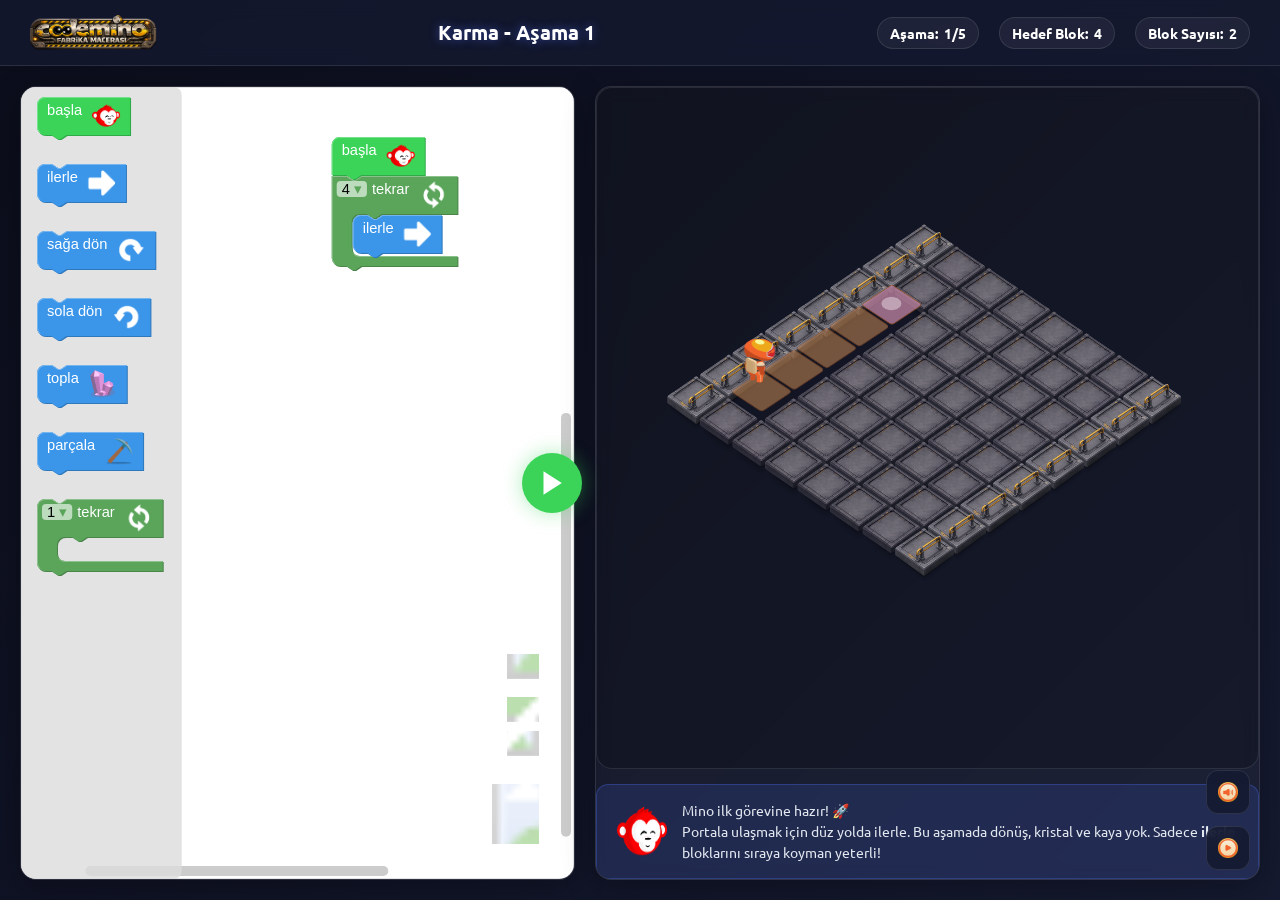
<file: test.html>
<!DOCTYPE html>
<html lang="tr">

<head>
    <meta charset="utf-8">
    <title>CodeMino - Karma Zor</title>
    <meta name="viewport" content="width=device-width, initial-scale=1.0" />
    <script>
        /* Dinamik Base URL / Path Çözümleyici (<base> tag entegrasyonu) */
        (function () {
            var baseUrl = window.CODEMINO_BASE_URL || (window.parent && window.parent.CODEMINO_BASE_URL);
            if (!baseUrl) {
                if (window.location.hostname === 'localhost' || window.location.hostname === '127.0.0.1') {
                    baseUrl = window.location.origin + window.location.pathname.substring(0, window.location.pathname.lastIndexOf('/') + 1);
                } else {
                    baseUrl = 'https://erhan3861.github.io/standalone_mino/';
                }
            }
            if (baseUrl && !baseUrl.endsWith('/')) {
                baseUrl += '/';
            }
            var base = document.createElement('base');
            base.href = baseUrl;
            document.head.appendChild(base);
            window.CODEMINO_BASE_URL = baseUrl;
        })();
    </script>
    <link rel="stylesheet" href="css/codemino_standalone.css">
</head>

<body>
    <!-- Loading preloader -->
    <div class="spinner-wrapper" id="preloader">
        <div class="spinner">
            <div class="rect1"></div>
            <div class="rect2"></div>
            <div class="rect3"></div>
            <div class="rect4"></div>
            <div class="rect5"></div>
        </div>
    </div>

    <header>
        <div class="logo-area">
            <img src="images/logo3.png" alt="CodeMino Logo">
        </div>
        <div class="level-title" id="lblLevelTitle">Seviye Yükleniyor...</div>
        <div class="stats-area">
            <div class="stat-badge">
                <span>Aşama:</span>
                <span id="lblLevelProgress">1/5</span>
            </div>
            <div class="stat-badge">
                <span>Hedef Blok:</span>
                <span id="lblTargetBlocks">0</span>
            </div>
            <div class="stat-badge">
                <span>Blok Sayısı:</span>
                <span id="lblCurrentBlocks">0</span>
            </div>
        </div>
    </header>

    <div class="game-container">
        <div class="panel" id="leftSide">
            <div id="blocklyDiv"></div>
        </div>

        <div class="run-btn-container">
            <button class="btn-circle" id="btRunCode" onclick="handleRunClick()">
                <svg width="24" height="24" viewBox="0 0 24 24" fill="none" stroke="currentColor" stroke-width="3"
                    id="iconRun">
                    <polygon points="5,3 19,12 5,21" fill="currentColor" />
                </svg>
                <svg width="24" height="24" viewBox="0 0 24 24" fill="none" stroke="currentColor" stroke-width="3"
                    id="iconReset" style="display:none;">
                    <path d="M21.5 2v6h-6M21.34 15.57a10 10 0 1 1-.57-8.38l5.67-5.67" />
                </svg>
            </button>
        </div>

        <div class="panel" id="rightSide">
            <div id="divOuterGameArea">
                <div id="divGameArea"></div>
            </div>
            <div class="info-card">
                <img class="info-avatar" src="images/monkey.png" alt="Mino">
                <div class="info-text" id="messageInfoBody">Talimatlar yükleniyor...</div>
            </div>
        </div>

        <div class="side-controls">
            <button class="control-btn" id="btnSound" onclick="toggleSound()" title="Sesi Aç/Kapat">
                <img id="imgSound" src="images/soundon.png" alt="Sound On">
            </button>
            <button class="control-btn" id="btnSpeed" onclick="toggleSpeed()" title="Oyun Hızı">
                <img id="imgSpeed" src="images/speed1.png" alt="Speed 1x">
            </button>
        </div>
    </div>

    <!-- Win Modal -->
    <div class="modal-overlay" id="modalSuccess">
        <div class="modal-card">
            <h2 class="modal-title success">Tebrikler!</h2>
            <div class="modal-stars">
                <span class="modal-star" id="star1">★</span>
                <span class="modal-star" id="star2">★</span>
                <span class="modal-star" id="star3">★</span>
            </div>
            <p class="modal-msg" id="modalSuccessMsg">Harika bir iş çıkardın! Mino'yu hedefine ulaştırdın.</p>
            <div class="modal-actions">
                <button class="modal-btn secondary" onclick="closeModal('modalSuccess'); restartGame();">Tekrar
                    Oyna</button>
                <button class="modal-btn primary" onclick="goToNextLevel()">Sonraki Aşama</button>
            </div>
        </div>
    </div>

    <!-- Lose Modal -->
    <div class="modal-overlay" id="modalError">
        <div class="modal-card">
            <h2 class="modal-title error">Olmadı!</h2>
            <p class="modal-msg" id="modalErrorMsg">Mino hedefine ulaşamadı veya engellere çarptı. Kodlarını kontrol
                edip tekrar dene.</p>
            <div class="modal-actions">
                <button class="modal-btn primary" onclick="closeModal('modalError'); restartGame();">Hadi Tekrar
                    Dene</button>
            </div>
        </div>
    </div>

    <!-- All Levels Completed Modal -->
    <div class="modal-overlay" id="modalCompletion">
        <div class="modal-card">
            <h2 class="modal-title success">🎉 Tüm Seviyeleri Tamamladın!</h2>
            <p class="modal-msg">Harika bir performans gösterdin! Tüm aşamaları başarıyla geçtin. Kodlama süper gücün
                artıyor! 🚀</p>
            <div class="modal-actions">
                <button class="modal-btn primary" onclick="location.reload();">Baştan Oyna</button>
            </div>
        </div>
    </div>

    <!-- Toolbox XML -->
    <xml xmlns="https://www.w3.org/1999/xhtml" id="toolbox" style="display: none;">
        <block type="start"></block>
        <block type="walk"></block>
        <block type="turn_right"></block>
        <block type="turn_left"></block>
        <block type="smash_stone"></block>
        <block type="collect_jewel"></block>
    </xml>

    <script>
        /* 5 ASAMALI SEVIYE DIZISI */
        const levels = [
            /* --- ASAMA 1 --- */
            {
                title: "Karma - Aşama 1",
                description: "Mino ilk görevine hazır! 🚀<br>Portala ulaşmak için düz yolda ilerle. Bu aşamada dönüş, kristal ve kaya yok. Sadece <b>ilerle</b> bloklarını sıraya koyman yeterli!",
                world: [
                    [0, 0, 0, 0, 0, 0, 0, 0, 0, 0],
                    [0, 13, 13, 13, 13, 13, 13, 13, 13, 0],
                    [0, 1, 101, 2, 2, 2, 100, 1, 1, 0],
                    [0, 1, 1, 1, 1, 1, 1, 1, 1, 0],
                    [0, 1, 1, 1, 1, 1, 1, 1, 1, 0],
                    [0, 1, 1, 1, 1, 1, 1, 1, 1, 0],
                    [0, 1, 1, 1, 1, 1, 1, 1, 1, 0],
                    [0, 1, 1, 1, 1, 1, 1, 1, 1, 0],
                    [0, 13, 13, 13, 13, 13, 13, 13, 13, 0],
                    [0, 0, 0, 0, 0, 0, 0, 0, 0, 0]
                ],
                playerPosition: { x: 2, y: 2 },
                destinationPosition: { x: 6, y: 2 },
                startDirection: "right",
                jewelnumber: 0,
                targetedBlockNumber: 4,
                allowedBlocks: ["start", "walk", "turn_right", "turn_left", "collect_jewel", "smash_stone", "for_dongusu"],
                workspaceBlocks: '<xml xmlns="https://developers.google.com/blockly/xml"><block type="start" x="150" y="50"><next><block type="for_dongusu"><field name="TIMES">4</field><statement name="DO"><block type="walk"></block></statement></block></next></block></xml>'
            },
            /* --- ASAMA 2 --- */
            {
                title: "Karma - Aşama 2",
                description: "Şimdi küçük bir viraj zamanı! 🧭<br>Önce ilerle, sonra doğru yönde dön. Yol üstündeki kristali görünce <b>topla</b> bloğunu kullanmayı unutma! ✨",
                world: [
                    [0, 0, 0, 0, 0, 0, 0, 0, 0, 0],
                    [0, 13, 13, 13, 13, 13, 13, 13, 13, 0],
                    [0, 1, 101, 2, 2, 1, 1, 1, 1, 0],
                    [0, 1, 1, 1, 2, 1, 1, 1, 1, 0],
                    [0, 1, 1, 1, 3, 2, 100, 1, 1, 0],
                    [0, 1, 1, 1, 1, 1, 1, 1, 1, 0],
                    [0, 1, 1, 1, 1, 1, 1, 1, 1, 0],
                    [0, 1, 1, 1, 1, 1, 1, 1, 1, 0],
                    [0, 13, 13, 13, 13, 13, 13, 13, 13, 0],
                    [0, 0, 0, 0, 0, 0, 0, 0, 0, 0]
                ],
                playerPosition: { x: 2, y: 2 },
                destinationPosition: { x: 6, y: 4 },
                startDirection: "right",
                jewelnumber: 1,
                targetedBlockNumber: 9,
                allowedBlocks: ["start", "walk", "turn_right", "turn_left", "collect_jewel", "smash_stone", "for_dongusu"],
                workspaceBlocks: '<xml xmlns="https://developers.google.com/blockly/xml"><block type="start" x="150" y="50"><next><block type="for_dongusu"><field name="TIMES">2</field><statement name="DO"><block type="walk"></block></statement><next><block type="turn_right"><next><block type="for_dongusu"><field name="TIMES">2</field><statement name="DO"><block type="walk"></block></statement><next><block type="collect_jewel"><next><block type="turn_left"><next><block type="for_dongusu"><field name="TIMES">2</field><statement name="DO"><block type="walk"></block></statement></block></next></block></next></block></next></block></next></block></next></block></next></block></xml>'
            },
            /* --- ASAMA 3 --- */
            {
                title: "Karma - Aşama 3",
                description: "Mino artık daha uzun bir rotada ilerliyor! 🧭<br>Kristalleri <b>topla</b>, dönüşlerini dikkatli seç ve portala giden güvenli yolu takip et.",
                world: [
                    [0, 0, 0, 0, 0, 0, 0, 0, 0, 0],
                    [0, 13, 13, 13, 13, 13, 13, 13, 13, 0],
                    [0, 1, 101, 2, 3, 2, 1, 1, 1, 0],
                    [0, 1, 1, 1, 1, 2, 1, 1, 1, 0],
                    [0, 1, 1, 1, 1, 2, 1, 1, 1, 0],
                    [0, 1, 1, 1, 1, 4, 2, 100, 1, 0],
                    [0, 1, 1, 1, 1, 1, 1, 1, 1, 0],
                    [0, 1, 1, 1, 1, 1, 1, 1, 1, 0],
                    [0, 13, 13, 13, 13, 13, 13, 13, 13, 0],
                    [0, 0, 0, 0, 0, 0, 0, 0, 0, 0]
                ],
                playerPosition: { x: 2, y: 2 },
                destinationPosition: { x: 7, y: 5 },
                startDirection: "right",
                jewelnumber: 3,
                targetedBlockNumber: 12,
                allowedBlocks: ["start", "walk", "turn_right", "turn_left", "collect_jewel", "smash_stone", "for_dongusu"],
                workspaceBlocks: '<xml xmlns="https://www.w3.org/1999/xhtml"></xml>'
            },
            /* --- ASAMA 4 --- */
            {
                title: "Karma - Aşama 4",
                description: "Bu rota biraz daha zorlu! 🧠<br>Yolda iki ayrı kristal noktası ve bir kaya var. Tekrar eden ilerlemeleri fark edersen <b>döngü</b> ile daha akıllı kod yazabilirsin!",
                world: [
                    [0, 0, 0, 0, 0, 0, 0, 0, 0, 0],
                    [0, 13, 13, 13, 13, 13, 13, 13, 13, 0],
                    [0, 1, 1, 1, 1, 1, 1, 1, 1, 0],
                    [0, 1, 1, 1, 1, 2, 7, 2, 1, 0],
                    [0, 1, 1, 1, 1, 3, 1, 2, 1, 0],
                    [0, 1, 1, 1, 1, 2, 1, 4, 1, 0],
                    [0, 1, 101, 2, 3, 2, 2, 100, 1, 0],
                    [0, 1, 1, 1, 1, 1, 1, 1, 1, 0],
                    [0, 13, 13, 13, 13, 13, 13, 13, 13, 0],
                    [0, 0, 0, 0, 0, 0, 0, 0, 0, 0]
                ],
                playerPosition: { x: 2, y: 6 },
                destinationPosition: { x: 7, y: 6 },
                startDirection: "right",
                jewelnumber: 4,
                targetedBlockNumber: 18,
                allowedBlocks: ["start", "walk", "turn_right", "turn_left", "collect_jewel", "smash_stone", "for_dongusu"],
                workspaceBlocks: '<xml xmlns="https://www.w3.org/1999/xhtml"></xml>'
            },
            /* --- ASAMA 5 --- */
            {
                title: "Karma - Aşama 5",
                description: "Final görevi başladı! 🏆<br>Bu aşama labirent gibi: kristalleri topla, kayaları parçala ve doğru dönüşlerle portala ulaş. Döngü kullanırsan kodun daha düzenli olur! 🚀",
                world: [
                    [0, 0, 0, 0, 0, 0, 0, 0, 0, 0],
                    [0, 13, 13, 13, 13, 13, 13, 13, 13, 0],
                    [0, 1, 101, 2, 3, 2, 2, 1, 1, 0],
                    [0, 1, 1, 1, 1, 1, 7, 1, 1, 0],
                    [0, 1, 1, 1, 2, 2, 3, 2, 2, 0],
                    [0, 1, 1, 1, 2, 1, 1, 2, 2, 0],
                    [0, 1, 1, 1, 4, 7, 2, 2, 2, 0],
                    [0, 1, 1, 1, 1, 1, 1, 1, 100, 0],
                    [0, 13, 13, 13, 13, 13, 13, 13, 13, 0],
                    [0, 0, 0, 0, 0, 0, 0, 0, 0, 0]
                ],
                playerPosition: { x: 2, y: 2 },
                destinationPosition: { x: 8, y: 7 },
                startDirection: "right",
                jewelnumber: 4,
                targetedBlockNumber: 31,
                allowedBlocks: ["start", "walk", "turn_right", "turn_left", "collect_jewel", "smash_stone", "for_dongusu"],
                workspaceBlocks: '<xml xmlns="https://www.w3.org/1999/xhtml"></xml>'
            }
        ];

        /*
        Aşama 1 Doğrulama:
        Başlangıç: (x,y)=(2,2), yön=right
        1. ilerle → (3,2) world[2][3]=2 ✓
        2. ilerle → (4,2) world[2][4]=2 ✓
        3. ilerle → (5,2) world[2][5]=2 ✓
        4. ilerle → (6,2) world[2][6]=100 ✓ HEDEF
        Toplam: 4 ilerle = 4 blok = targetedBlockNumber ✓
        Kristal: 0 = jewelnumber ✓
    
        Aşama 2 Doğrulama:
        Başlangıç: (x,y)=(2,2), yön=right
        1. ilerle → (3,2) world[2][3]=2 ✓
        2. ilerle → (4,2) world[2][4]=2 ✓
        3. sağa_dön → yön=down ✓
        4. ilerle → (4,3) world[3][4]=2 ✓
        5. ilerle → (4,4) world[4][4]=3 ✓
        6. topla → (4,4) world[4][4]=3 ✓
        7. sola_dön → yön=right ✓
        8. ilerle → (5,4) world[4][5]=2 ✓
        9. ilerle → (6,4) world[4][6]=100 ✓ HEDEF
        Toplam: 6 ilerle + 2 dönüş + 1 topla = 9 blok = targetedBlockNumber ✓
        Kristal: 1 = jewelnumber ✓
    
        Aşama 3 Doğrulama:
        Başlangıç: (x,y)=(2,2), yön=right
        1. ilerle → (3,2) world[2][3]=2 ✓
        2. ilerle → (4,2) world[2][4]=3 ✓
        3. topla → (4,2) world[2][4]=3 ✓
        4. ilerle → (5,2) world[2][5]=2 ✓
        5. sağa_dön → yön=down ✓
        6. ilerle → (5,3) world[3][5]=2 ✓
        7. ilerle → (5,4) world[4][5]=2 ✓
        8. ilerle → (5,5) world[5][5]=4 ✓
        9. topla → (5,5) world[5][5]=4 ✓
        10. sola_dön → yön=right ✓
        11. ilerle → (6,5) world[5][6]=2 ✓
        12. ilerle → (7,5) world[5][7]=100 ✓ HEDEF
        Toplam: 8 ilerle + 2 dönüş + 2 topla = 12 blok = targetedBlockNumber ✓
        Kristal: 1 + 2 = 3 = jewelnumber ✓
    
        Aşama 4 Doğrulama:
        Başlangıç: (x,y)=(2,6), yön=right
        1. ilerle → (3,6) world[6][3]=2 ✓
        2. ilerle → (4,6) world[6][4]=3 ✓
        3. topla → (4,6) world[6][4]=3 ✓
        4. ilerle → (5,6) world[6][5]=2 ✓
        5. sola_dön → yön=up ✓
        6. ilerle → (5,5) world[5][5]=2 ✓
        7. ilerle → (5,4) world[4][5]=3 ✓
        8. topla → (5,4) world[4][5]=3 ✓
        9. ilerle → (5,3) world[3][5]=2 ✓
        10. sağa_dön → yön=right ✓
        11. parçala → bakılan hücre (6,3) world[3][6]=7 ✓
        12. ilerle → (6,3) world[3][6]=7 kırıldıktan sonra yürünebilir ✓
        13. ilerle → (7,3) world[3][7]=2 ✓
        14. sağa_dön → yön=down ✓
        15. ilerle → (7,4) world[4][7]=2 ✓
        16. ilerle → (7,5) world[5][7]=4 ✓
        17. topla → (7,5) world[5][7]=4 ✓
        18. ilerle → (7,6) world[6][7]=100 ✓ HEDEF
        Toplam: 11 ilerle + 3 dönüş + 3 topla + 1 parçala = 18 blok = targetedBlockNumber ✓
        Kristal: 1 + 1 + 2 = 4 = jewelnumber ✓
    
        Aşama 5 Doğrulama:
        Başlangıç: (x,y)=(2,2), yön=right
        1. ilerle → (3,2) world[2][3]=2 ✓
        2. ilerle → (4,2) world[2][4]=3 ✓
        3. topla → (4,2) world[2][4]=3 ✓
        4. ilerle → (5,2) world[2][5]=2 ✓
        5. ilerle → (6,2) world[2][6]=2 ✓
        6. sağa_dön → yön=down ✓
        7. parçala → bakılan hücre (6,3) world[3][6]=7 ✓
        8. ilerle → (6,3) world[3][6]=7 kırıldıktan sonra yürünebilir ✓
        9. ilerle → (6,4) world[4][6]=3 ✓
        10. topla → (6,4) world[4][6]=3 ✓
        11. sağa_dön → yön=left ✓
        12. ilerle → (5,4) world[4][5]=2 ✓
        13. ilerle → (4,4) world[4][4]=2 ✓
        14. sola_dön → yön=down ✓
        15. ilerle → (4,5) world[5][4]=2 ✓
        16. ilerle → (4,6) world[6][4]=4 ✓
        17. topla → (4,6) world[6][4]=4 ✓
        18. sola_dön → yön=right ✓
        19. parçala → bakılan hücre (5,6) world[6][5]=7 ✓
        20. ilerle → (5,6) world[6][5]=7 kırıldıktan sonra yürünebilir ✓
        21. ilerle → (6,6) world[6][6]=2 ✓
        22. ilerle → (7,6) world[6][7]=2 ✓
        23. sola_dön → yön=up ✓
        24. ilerle → (7,5) world[5][7]=2 ✓
        25. ilerle → (7,4) world[4][7]=2 ✓
        26. sağa_dön → yön=right ✓
        27. ilerle → (8,4) world[4][8]=2 ✓
        28. sağa_dön → yön=down ✓
        29. ilerle → (8,5) world[5][8]=2 ✓
        30. ilerle → (8,6) world[6][8]=2 ✓
        31. ilerle → (8,7) world[7][8]=100 ✓ HEDEF
        Toplam: 19 ilerle + 7 dönüş + 3 topla + 2 parçala = 31 blok = targetedBlockNumber ✓
        Kristal: 1 + 1 + 2 = 4 = jewelnumber ✓
        */

        /* Multi-level initialization */
        window.levels = levels;
        window.currentLevelIndex = 0;
        window.levelConfig = levels[0];
    </script>

    <script src="js/game/codemino_engine.js"></script>
</body>

</html>
</file>
<file: css/codemino_standalone.css>
/* ============================================================
   CODEMINO STANDALONE - GAME STYLESHEET
   ============================================================ */

@import url('https://fonts.googleapis.com/css?family=Ubuntu:400,700&display=swap');

:root {
  --primary-color: #5271ff;
  --success-color: #3bd459;
  --danger-color: #ff4757;
  --bg-gradient: linear-gradient(135deg, #0b0d1b 0%, #151a30 100%);
  --panel-bg: rgba(255, 255, 255, 0.05);
  --panel-border: rgba(255, 255, 255, 0.1);
  --text-color: #ffffff;
  --font-family: 'Ubuntu', sans-serif;
}

* {
  box-sizing: border-box;
  margin: 0;
  padding: 0;
}

body {
  font-family: var(--font-family);
  background: var(--bg-gradient);
  color: var(--text-color);
  min-height: 100vh;
  overflow-x: hidden;
  display: flex;
  flex-direction: column;
}

/* Spinner / Preloader */
.spinner-wrapper {
  position: fixed;
  top: 0;
  left: 0;
  width: 100%;
  height: 100%;
  background: #0b0d1b;
  z-index: 9999;
  display: flex;
  justify-content: center;
  align-items: center;
  transition: opacity 0.5s ease-out;
}

.spinner {
  width: 50px;
  height: 40px;
  text-align: center;
  font-size: 10px;
}

.spinner > div {
  background-color: var(--primary-color);
  height: 100%;
  width: 6px;
  display: inline-block;
  margin: 1px;
  animation: stretchdelay 1.2s infinite ease-in-out;
}

.spinner .rect2 { animation-delay: -1.1s; }
.spinner .rect3 { animation-delay: -1.0s; }
.spinner .rect4 { animation-delay: -0.9s; }
.spinner .rect5 { animation-delay: -0.8s; }

@keyframes stretchdelay {
  0%, 40%, 100% { transform: scaleY(0.4); }
  20% { transform: scaleY(1.0); }
}

/* Header */
header {
  background: rgba(21, 26, 48, 0.8);
  backdrop-filter: blur(10px);
  border-bottom: 1px solid var(--panel-border);
  padding: 15px 30px;
  display: flex;
  justify-content: space-between;
  align-items: center;
  z-index: 10;
}

.logo-area img {
  height: 35px;
  display: block;
}

.level-title {
  font-size: 20px;
  font-weight: 700;
  color: var(--text-color);
  text-shadow: 0 0 10px rgba(82, 113, 255, 0.5);
}

.stats-area {
  display: flex;
  gap: 20px;
  font-weight: bold;
}

.stat-badge {
  background: var(--panel-bg);
  border: 1px solid var(--panel-border);
  padding: 6px 12px;
  border-radius: 20px;
  font-size: 14px;
  display: flex;
  align-items: center;
  gap: 6px;
}

/* Game Container */
.game-container {
  flex: 1;
  display: flex;
  padding: 20px;
  gap: 20px;
  height: calc(100vh - 70px);
  position: relative;
}

/* Panels */
.panel {
  background: rgba(255, 255, 255, 0.03);
  border: 1px solid var(--panel-border);
  border-radius: 16px;
  box-shadow: 0 8px 32px 0 rgba(0, 0, 0, 0.3);
  backdrop-filter: blur(8px);
  display: flex;
  flex-direction: column;
  overflow: hidden;
}

#leftSide {
  flex: 1;
  position: relative;
}

#rightSide {
  flex: 1.2;
  display: flex;
  flex-direction: column;
  gap: 15px;
}

/* Blockly Div */
#blocklyDiv {
  width: 100%;
  height: 100%;
  border-radius: 16px;
}

/* Game Area */
#divOuterGameArea {
  flex: 1;
  background: rgba(0, 0, 0, 0.2);
  border-radius: 16px;
  border: 1px solid var(--panel-border);
  position: relative;
  overflow: hidden;
  display: flex;
  justify-content: center;
  align-items: center;
}

#divGameArea {
  width: 100%;
  height: 100%;
  display: flex;
  justify-content: center;
  align-items: center;
}

canvas {
  display: block;
  border-radius: 8px;
}

/* Info Card */
.info-card {
  background: rgba(82, 113, 255, 0.15);
  border: 1px solid rgba(82, 113, 255, 0.3);
  border-radius: 12px;
  padding: 15px 20px;
  display: flex;
  gap: 15px;
  align-items: center;
}

.info-avatar {
  width: 50px;
  height: 50px;
  flex-shrink: 0;
}

.info-text {
  font-size: 14px;
  line-height: 1.5;
  color: #e2e8f0;
}

/* Run & Reset Button */
.run-btn-container {
  position: absolute;
  top: 50%;
  left: calc(45.45% - 30px);
  transform: translate(-50%, -50%);
  z-index: 100;
}

.btn-circle {
  width: 60px;
  height: 60px;
  border-radius: 50%;
  border: none;
  background: var(--success-color);
  color: #fff;
  font-size: 24px;
  cursor: pointer;
  box-shadow: 0 0 20px rgba(59, 212, 89, 0.4);
  transition: all 0.3s cubic-bezier(0.175, 0.885, 0.32, 1.275);
  display: flex;
  justify-content: center;
  align-items: center;
}

.btn-circle:hover {
  transform: scale(1.1);
  box-shadow: 0 0 30px rgba(59, 212, 89, 0.6);
}

.btn-circle.reset-state {
  background: var(--danger-color);
  box-shadow: 0 0 20px rgba(255, 71, 87, 0.4);
}

.btn-circle.reset-state:hover {
  box-shadow: 0 0 30px rgba(255, 71, 87, 0.6);
}

/* Side Controls (Sound, Speed) */
.side-controls {
  position: absolute;
  right: 30px;
  bottom: 30px;
  display: flex;
  flex-direction: column;
  gap: 12px;
  z-index: 99;
}

.control-btn {
  width: 44px;
  height: 44px;
  border-radius: 12px;
  border: 1px solid var(--panel-border);
  background: rgba(21, 26, 48, 0.9);
  backdrop-filter: blur(8px);
  cursor: pointer;
  display: flex;
  justify-content: center;
  align-items: center;
  transition: all 0.2s;
}

.control-btn:hover {
  background: var(--primary-color);
  border-color: var(--primary-color);
  transform: translateY(-2px);
}

.control-btn img {
  width: 20px;
  height: 20px;
}

/* Modals */
.modal-overlay {
  position: fixed;
  top: 0;
  left: 0;
  width: 100%;
  height: 100%;
  background: rgba(11, 13, 27, 0.8);
  backdrop-filter: blur(6px);
  z-index: 1000;
  display: none;
  justify-content: center;
  align-items: center;
  opacity: 0;
  transition: opacity 0.3s ease;
}

.modal-overlay.active {
  display: flex;
  opacity: 1;
}

.modal-card {
  background: rgba(21, 26, 48, 0.95);
  border: 2px solid var(--panel-border);
  border-radius: 24px;
  padding: 40px;
  width: 90%;
  max-width: 420px;
  text-align: center;
  transform: scale(0.8);
  transition: transform 0.3s cubic-bezier(0.175, 0.885, 0.32, 1.275);
  box-shadow: 0 20px 50px rgba(0,0,0,0.5);
}

.modal-overlay.active .modal-card {
  transform: scale(1);
}

.modal-title {
  font-size: 28px;
  font-weight: 700;
  margin-bottom: 15px;
}

.modal-title.success {
  color: var(--success-color);
  text-shadow: 0 0 15px rgba(59, 212, 89, 0.3);
}

.modal-title.error {
  color: var(--danger-color);
  text-shadow: 0 0 15px rgba(255, 71, 87, 0.3);
}

.modal-stars {
  display: flex;
  justify-content: center;
  gap: 10px;
  margin: 20px 0;
}

.modal-star {
  font-size: 40px;
  color: rgba(255, 255, 255, 0.15);
  transition: color 0.5s ease;
}

.modal-star.active {
  color: #ffd700;
  text-shadow: 0 0 10px rgba(255, 215, 0, 0.5);
  animation: starPop 0.4s ease forwards;
}

@keyframes starPop {
  0% { transform: scale(0.5); }
  70% { transform: scale(1.2); }
  100% { transform: scale(1); }
}

.modal-msg {
  font-size: 16px;
  color: #cbd5e1;
  margin-bottom: 30px;
  line-height: 1.6;
}

.modal-actions {
  display: flex;
  gap: 15px;
  justify-content: center;
}

.modal-btn {
  padding: 12px 28px;
  border-radius: 12px;
  font-weight: 700;
  cursor: pointer;
  border: none;
  font-family: var(--font-family);
  font-size: 15px;
  transition: all 0.2s;
}

.modal-btn.primary {
  background: var(--primary-color);
  color: white;
  box-shadow: 0 4px 14px rgba(82, 113, 255, 0.4);
}

.modal-btn.primary:hover {
  background: #3b5bdb;
  transform: translateY(-2px);
}

.modal-btn.secondary {
  background: rgba(255, 255, 255, 0.08);
  color: white;
  border: 1px solid var(--panel-border);
}

.modal-btn.secondary:hover {
  background: rgba(255, 255, 255, 0.15);
  transform: translateY(-2px);
}

/* Responsive */
@media(max-width: 900px) {
  .game-container {
    flex-direction: column;
    height: auto;
  }
  .panel {
    height: 450px;
  }
  .run-btn-container {
    position: relative;
    top: 0;
    left: 0;
    transform: none;
    display: flex;
    justify-content: center;
    margin: 10px 0;
  }
}
</file>
